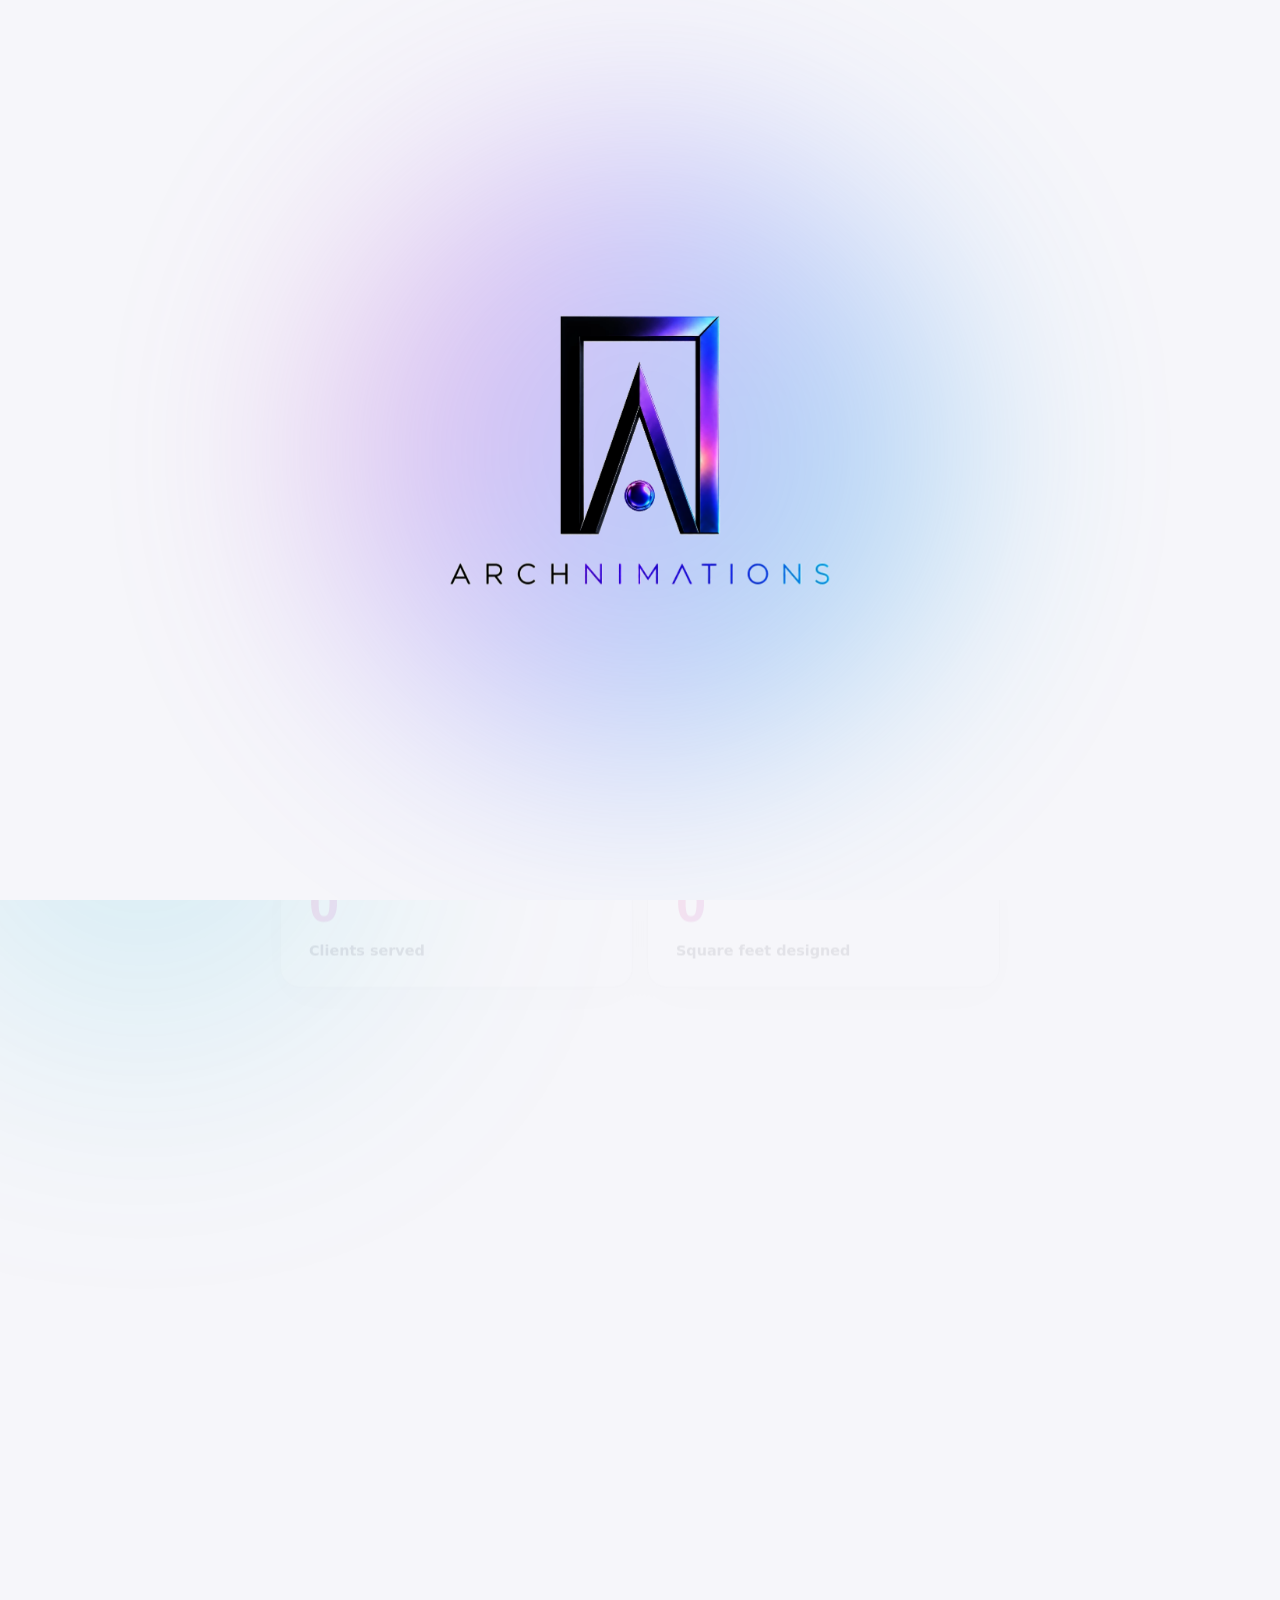
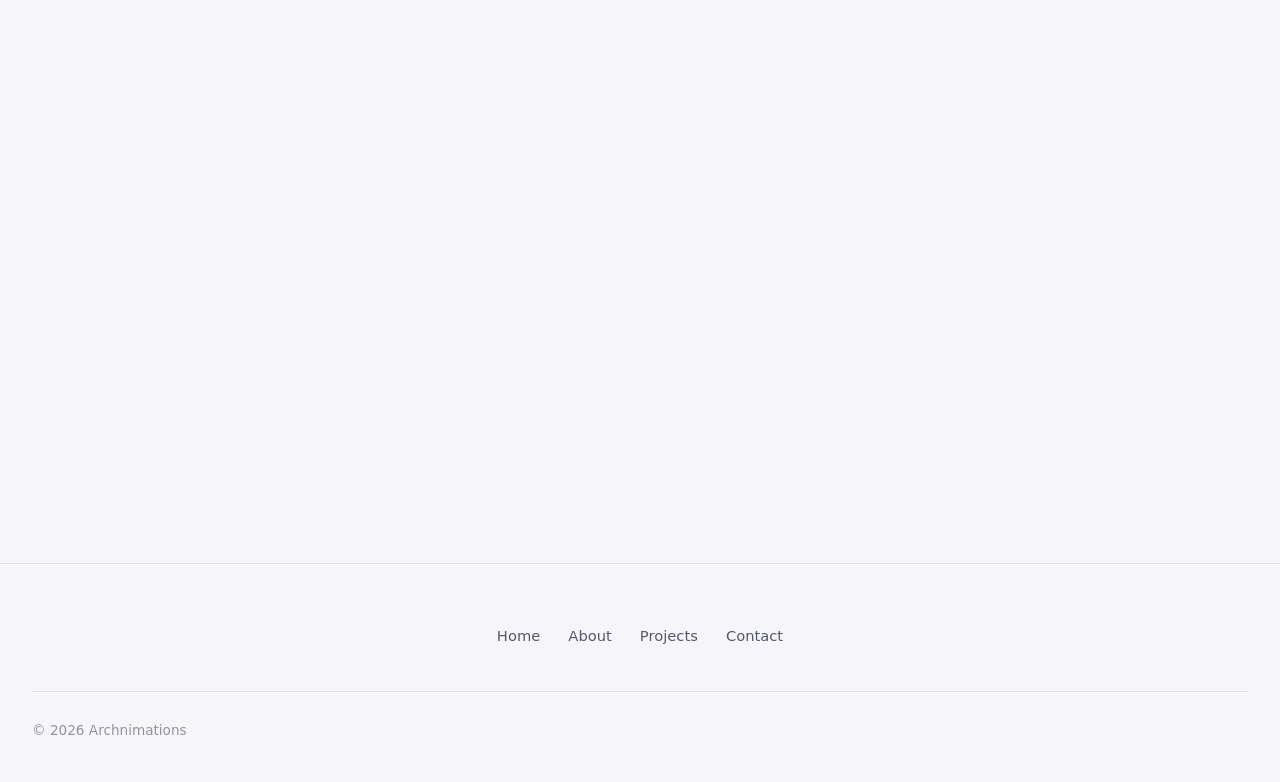
<file: index.html>
<!DOCTYPE html>
<html lang="en">
<head>
<meta charset="UTF-8">
<meta name="viewport" content="width=device-width, initial-scale=1.0">
<meta http-equiv="Content-Security-Policy" content="default-src 'self'; base-uri 'self'; object-src 'none'; script-src 'self'; style-src 'self' https://fonts.googleapis.com; font-src https://fonts.gstatic.com; img-src 'self' https://archnimations.com data:; frame-src https://my.spline.design; connect-src 'self'; form-action 'self' mailto:; frame-ancestors 'self'; upgrade-insecure-requests">
<meta name="referrer" content="strict-origin-when-cross-origin">
<meta name="description" content="Archnimations, architectural visualization, rendering, animation and design communication. Let us render your vision.">
<link rel="canonical" href="https://archnimations.com/">
<title>Archnimations</title>
<meta property="og:title" content="Archnimations">
<meta property="og:description" content="Detailed renderings, animation and design communication. Let us render your vision.">
<meta property="og:image" content="https://archnimations.com/assets/images/work/alpena-night.webp">
<meta property="og:url" content="https://archnimations.com/">
<link rel="preconnect" href="https://fonts.googleapis.com">
<link rel="preconnect" href="https://fonts.gstatic.com" crossorigin>
<link href="https://fonts.googleapis.com/css2?family=Space+Grotesk:wght@400;500;600;700&family=Inter:wght@400;500;600&display=swap" rel="stylesheet">
<link rel="icon" href="/favicon.ico" sizes="any">
<link rel="icon" type="image/png" href="/assets/images/favicon.png">
<link rel="apple-touch-icon" href="/assets/images/apple-touch-icon.png">
<link rel="stylesheet" href="/assets/css/style.css?v=20260609">
<script src="/assets/js/intro-state.js?v=20260609"></script>
</head>
<body class="home-page">

<!-- ── INTRO ENTRANCE ───────────────────────────── -->
<div id="intro" aria-hidden="true">
  <div class="intro__glow"></div>
  <img class="intro__logo" src="/assets/images/logo.webp" alt="Archnimations" width="975" height="693" decoding="async">
</div>

<nav id="nav">
  <a class="brand" href="/"><img src="/assets/images/logo.webp" alt="Archnimations" width="975" height="693" decoding="async"></a>
  <div class="nav-links" id="primary-navigation">
    <a href="/" class="active">Home</a>
    <a href="/about/">About</a>
    <a href="/work/">Projects</a>
    <a href="/contact/">Contact us</a>
  </div>
  <button id="burger" aria-label="Menu" aria-expanded="false" aria-controls="primary-navigation"><span></span><span></span><span></span></button>
</nav>

<!-- ── HERO ─────────────────────────────────────── -->
<header class="hero">
  <div class="hero__spline">
    <iframe src="https://my.spline.design/bancomar-vtM50TF9JVC6d8I8mIvwW248/?v=20260516"
            title="Archnimations interactive 3D scene"
            frameborder="0" loading="eager"
            referrerpolicy="strict-origin-when-cross-origin"
            allow="autoplay; fullscreen; xr-spatial-tracking; gyroscope; accelerometer; clipboard-write"></iframe>
  </div>
  <div class="hero__inner wrap">
    <h1>Architectural <span class="rotator">Visualization</span> Studio</h1>
  </div>
  <div class="hero__scroll" aria-hidden="true"></div>
</header>

<!-- ── METRICS ──────────────────────────────────── -->
<section class="metric-strip" aria-label="Studio impact">
  <div class="wrap">
    <div class="metric-grid reveal">
      <div class="metric-card">
        <span class="metric-card__num"><span class="js-count" data-count="500" data-suffix="+">0</span></span>
        <span class="metric-card__label">Clients served</span>
      </div>
      <div class="metric-card">
        <span class="metric-card__num"><span class="js-count" data-count="550" data-suffix="k+">0</span></span>
        <span class="metric-card__label">Square feet designed</span>
      </div>
    </div>
  </div>
</section>

<!-- ── SERVICES ─────────────────────────────────── -->
<section class="section-pad section-pad--flush">
  <div class="wrap">
    <div class="section-head services-head reveal">
      <div class="services-intro">
        <div class="services-intro__copy">
          <span class="eyebrow">What we do</span>
          <h2>A holistic design approach for architecture, atmosphere and experience.</h2>
          <p>We shape each project as a complete visual story, translating spatial ideas into refined imagery, motion and design communication that capture mood, materiality, scale and intent.</p>
        </div>
        <div class="micro-projects" aria-hidden="true">
          <div class="micro-track">
          <span class="micro-card"><img src="/assets/images/work/humeniks-building/before-after.webp" alt="" decoding="async" loading="lazy"></span>
          <span class="micro-card"><img src="/assets/images/work/humeniks-building/kitchen-design.webp" alt="" decoding="async" loading="lazy"></span>
          <span class="micro-card"><img src="/assets/images/work/silver-creek-townhomes/exterior.webp" alt="" decoding="async" loading="lazy"></span>
          <span class="micro-card"><img src="/assets/images/work/silver-creek-townhomes/living-area.webp" alt="" decoding="async" loading="lazy"></span>
          <span class="micro-card"><img src="/assets/images/work/palma-resort/living-suite.webp" alt="" decoding="async" loading="lazy"></span>
          <span class="micro-card"><img src="/assets/images/work/palma-resort/spa-lounge.webp" alt="" decoding="async" loading="lazy"></span>
          <span class="micro-card"><img src="/assets/images/work/arboleda-tower/vision-01.webp" alt="" decoding="async" loading="lazy"></span>
          <span class="micro-card"><img src="/assets/images/work/arboleda-tower/vision-04.webp" alt="" decoding="async" loading="lazy"></span>
          <span class="micro-card"><img src="/assets/images/work/alpena-exterior.webp" alt="" decoding="async" loading="lazy"></span>
          <span class="micro-card"><img src="/assets/images/work/alpena-lobby.webp" alt="" decoding="async" loading="lazy"></span>
          <span class="micro-card"><img src="/assets/images/work/sansurs-interior.webp" alt="" decoding="async" loading="lazy"></span>
          <span class="micro-card"><img src="/assets/images/work/sansurs-bedroom-master.webp" alt="" decoding="async" loading="lazy"></span>
          <span class="micro-card"><img src="/assets/images/work/palma-resort/bed-suite.webp" alt="" decoding="async" loading="lazy"></span>
          <span class="micro-card"><img src="/assets/images/work/silver-creek-townhomes/bedroom.webp" alt="" decoding="async" loading="lazy"></span>
          <span class="micro-card micro-card--dupe"><img src="/assets/images/work/humeniks-building/before-after.webp" alt="" decoding="async" loading="lazy"></span>
          <span class="micro-card micro-card--dupe"><img src="/assets/images/work/humeniks-building/kitchen-design.webp" alt="" decoding="async" loading="lazy"></span>
          <span class="micro-card micro-card--dupe"><img src="/assets/images/work/silver-creek-townhomes/exterior.webp" alt="" decoding="async" loading="lazy"></span>
          <span class="micro-card micro-card--dupe"><img src="/assets/images/work/silver-creek-townhomes/living-area.webp" alt="" decoding="async" loading="lazy"></span>
          <span class="micro-card micro-card--dupe"><img src="/assets/images/work/palma-resort/living-suite.webp" alt="" decoding="async" loading="lazy"></span>
          <span class="micro-card micro-card--dupe"><img src="/assets/images/work/palma-resort/spa-lounge.webp" alt="" decoding="async" loading="lazy"></span>
          <span class="micro-card micro-card--dupe"><img src="/assets/images/work/arboleda-tower/vision-01.webp" alt="" decoding="async" loading="lazy"></span>
          <span class="micro-card micro-card--dupe"><img src="/assets/images/work/arboleda-tower/vision-04.webp" alt="" decoding="async" loading="lazy"></span>
          <span class="micro-card micro-card--dupe"><img src="/assets/images/work/alpena-exterior.webp" alt="" decoding="async" loading="lazy"></span>
          <span class="micro-card micro-card--dupe"><img src="/assets/images/work/alpena-lobby.webp" alt="" decoding="async" loading="lazy"></span>
          <span class="micro-card micro-card--dupe"><img src="/assets/images/work/sansurs-interior.webp" alt="" decoding="async" loading="lazy"></span>
          <span class="micro-card micro-card--dupe"><img src="/assets/images/work/sansurs-bedroom-master.webp" alt="" decoding="async" loading="lazy"></span>
          <span class="micro-card micro-card--dupe"><img src="/assets/images/work/palma-resort/bed-suite.webp" alt="" decoding="async" loading="lazy"></span>
          <span class="micro-card micro-card--dupe"><img src="/assets/images/work/silver-creek-townhomes/bedroom.webp" alt="" decoding="async" loading="lazy"></span>
          </div>
        </div>
      </div>
    </div>
    <div class="orbit-services reveal">
      <ol class="orbit-track" role="tablist" aria-label="Studio services">
        <li class="orbit-node is-active">
          <button type="button" role="tab" aria-selected="true" aria-controls="orbit-panel-01">
            <span class="orbit-node__num">01</span>
          </button>
        </li>
        <li class="orbit-node">
          <button type="button" role="tab" aria-selected="false" aria-controls="orbit-panel-02">
            <span class="orbit-node__num">02</span>
          </button>
        </li>
        <li class="orbit-node">
          <button type="button" role="tab" aria-selected="false" aria-controls="orbit-panel-03">
            <span class="orbit-node__num">03</span>
          </button>
        </li>
        <li class="orbit-node">
          <button type="button" role="tab" aria-selected="false" aria-controls="orbit-panel-04">
            <span class="orbit-node__num">04</span>
          </button>
        </li>
        <li class="orbit-node">
          <button type="button" role="tab" aria-selected="false" aria-controls="orbit-panel-05">
            <span class="orbit-node__num">05</span>
          </button>
        </li>
      </ol>
      <div class="orbit-stage" aria-live="polite">
        <article class="orbit-panel is-active" id="orbit-panel-01" role="tabpanel">
          <h3>Rendering &amp; Animation</h3>
          <p>Realistic still visualizations and architectural animation that communicate design intent to clients and stakeholders.</p>
        </article>
        <article class="orbit-panel" id="orbit-panel-02" role="tabpanel">
          <h3>3D Models</h3>
          <p>Accurate, presentation ready 3D models built from your plans, sketches or existing CAD files.</p>
        </article>
        <article class="orbit-panel" id="orbit-panel-03" role="tabpanel">
          <h3>Virtual Tours &amp; 360° Panoramas</h3>
          <p>Immersive architectural virtual tours and 360° 3D panoramas that let clients walk the space before it's built.</p>
        </article>
        <article class="orbit-panel" id="orbit-panel-04" role="tabpanel">
          <h3>Interior &amp; Exterior Visualization</h3>
          <p>Interior and exterior visualization across residential, commercial and mixed use typologies.</p>
        </article>
        <article class="orbit-panel" id="orbit-panel-05" role="tabpanel">
          <h3>Design Communication</h3>
          <p>Clear visual packages that organize concept, atmosphere and project intent for confident presentations.</p>
        </article>
      </div>
      <p class="orbit-prompt">
        Have something else in mind?
        <a href="/contact/" class="text-link">Tell us about your project ↗</a>
      </p>
    </div>
  </div>
</section>

<footer>
  <div class="wrap">
    <div class="foot-top">
      <nav class="foot-nav">
        <a href="/">Home</a>
        <a href="/about/">About</a>
        <a href="/work/">Projects</a>
        <a href="/contact/">Contact</a>
      </nav>
    </div>
    <div class="foot-bottom">
      <span>&copy; <span class="js-year"></span> Archnimations</span>
    </div>
  </div>
</footer>

<script src="/assets/js/main.js?v=20260609"></script>
</body>
</html>
</file>
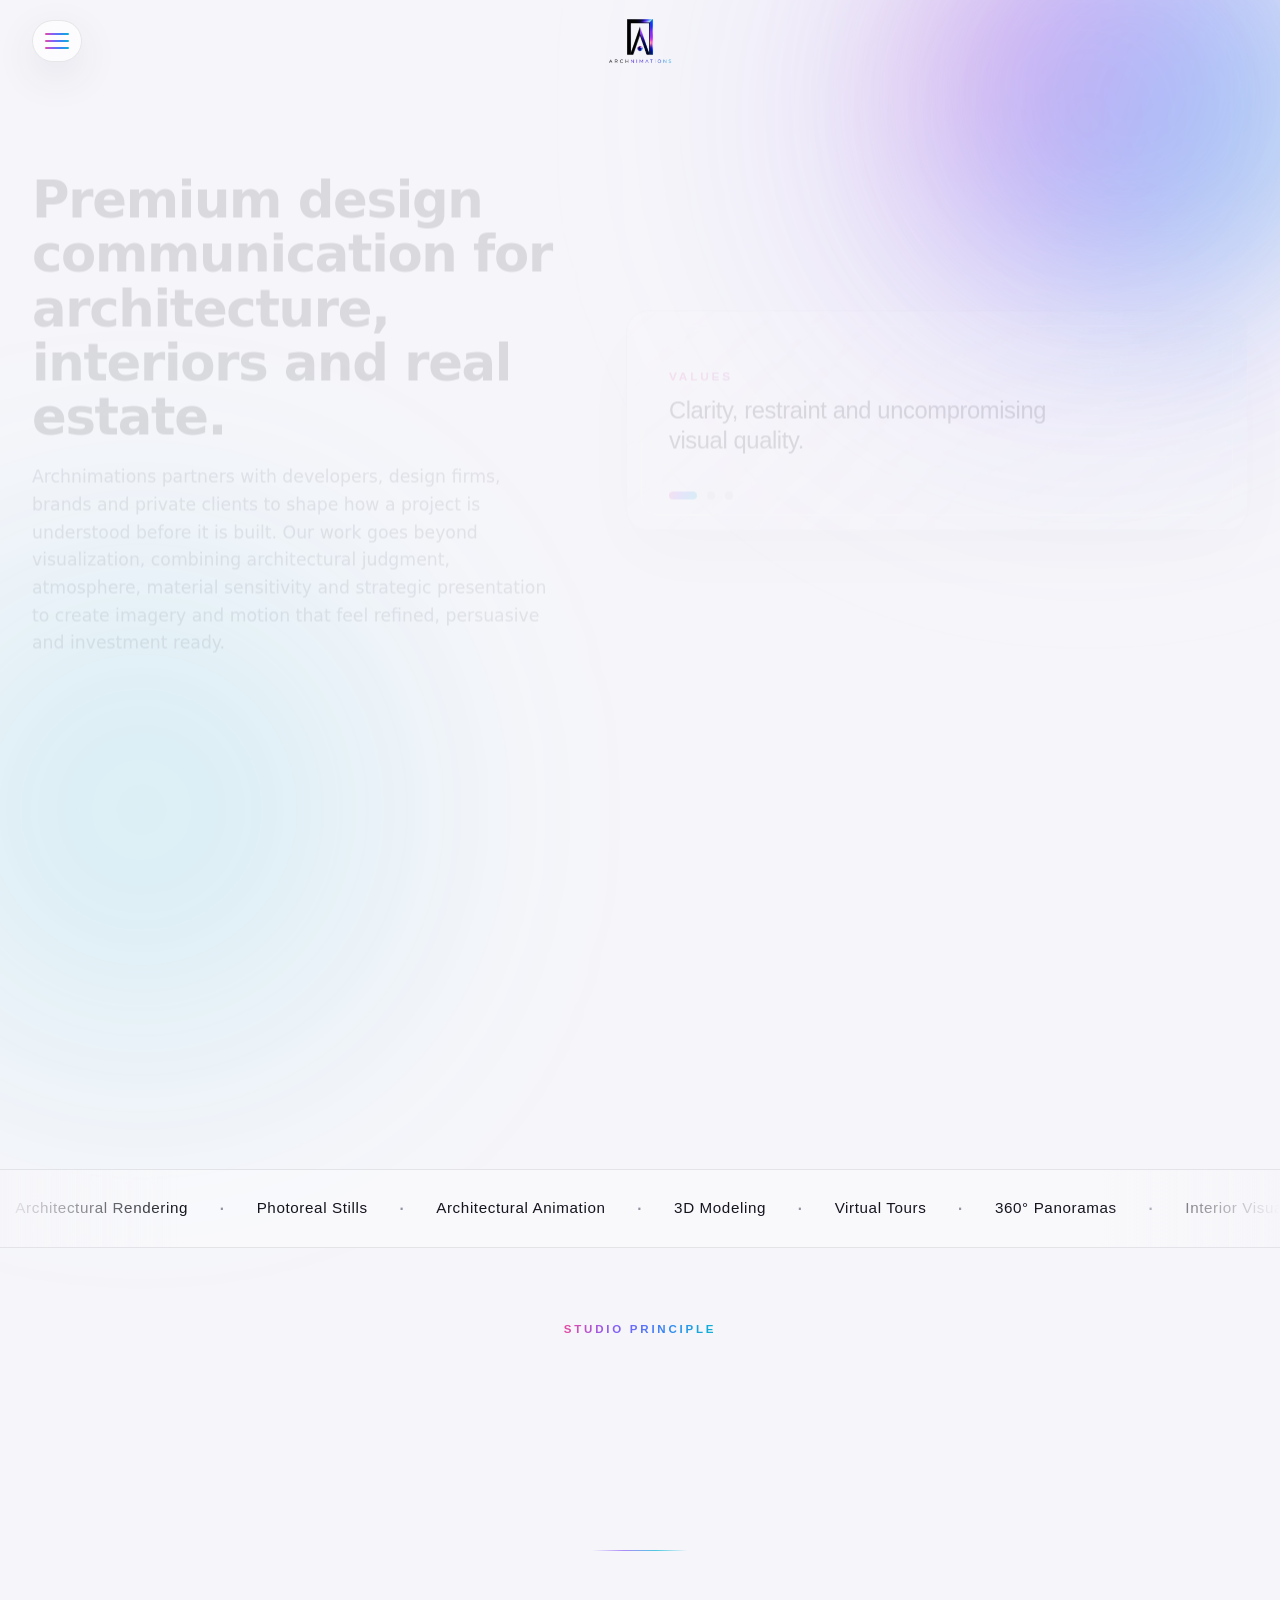
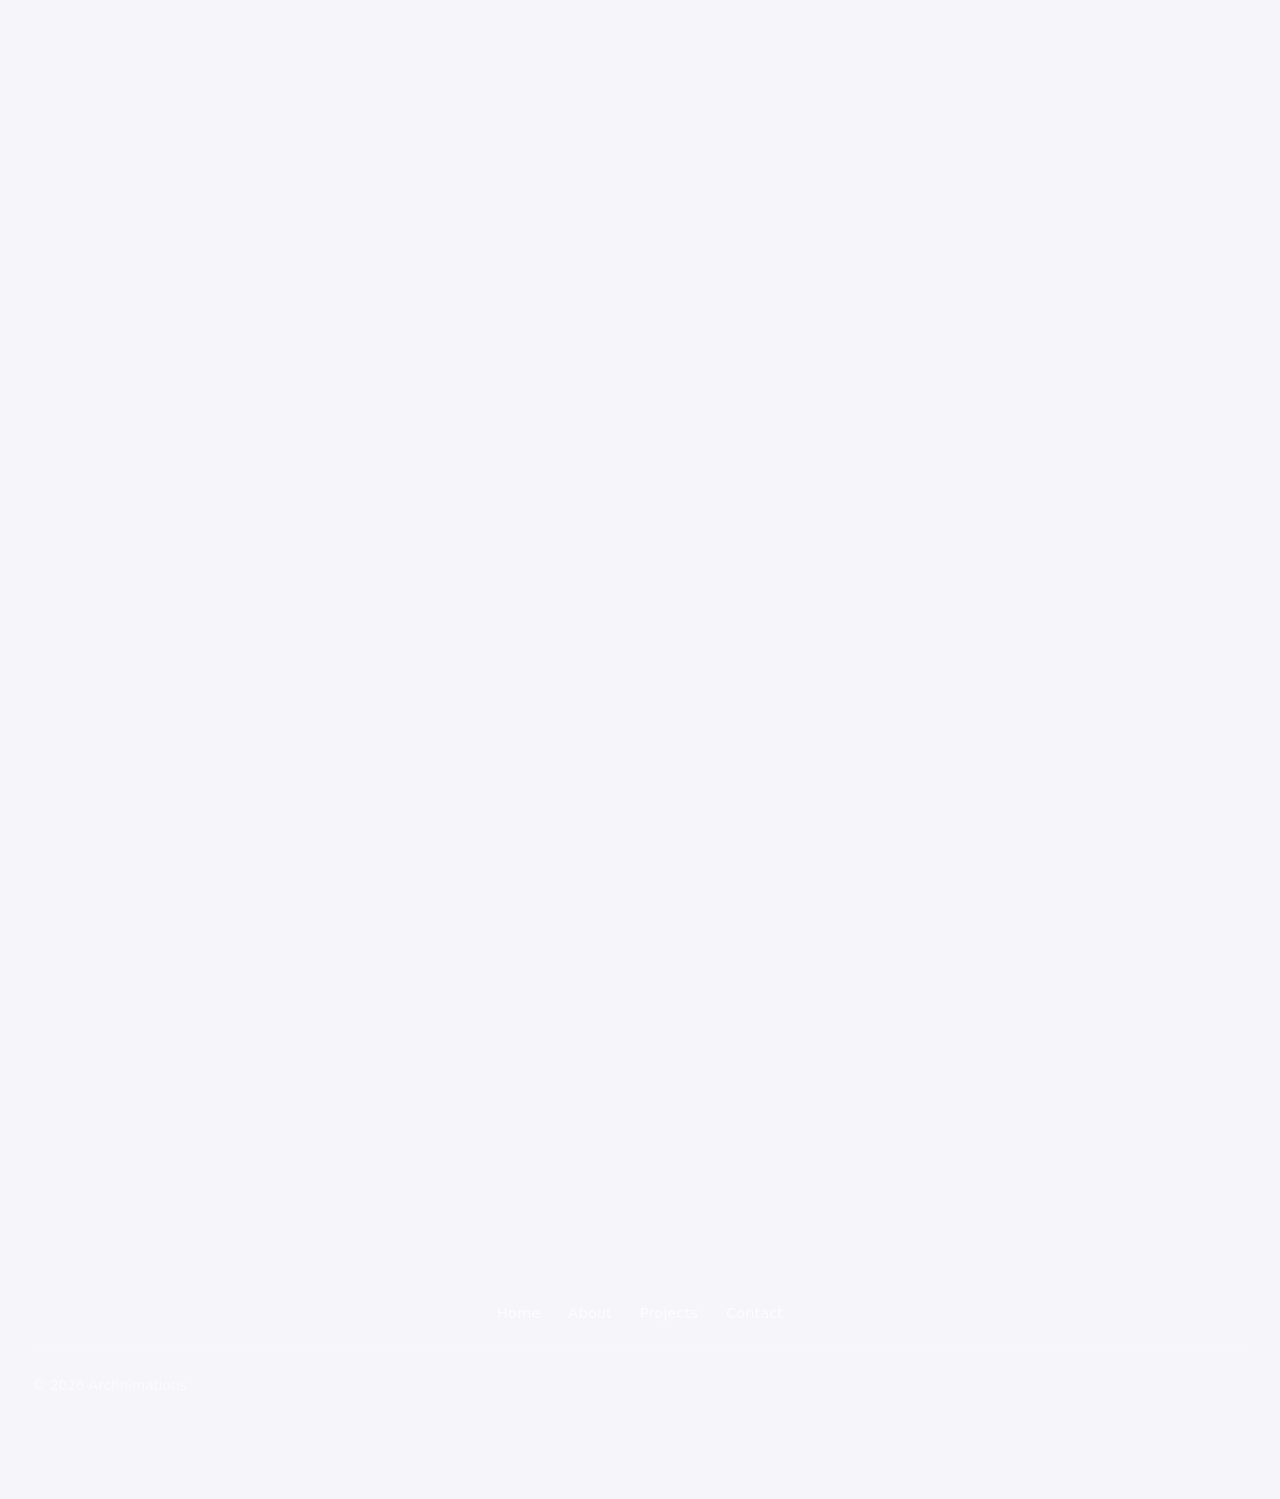
<file: about/index.html>
<!DOCTYPE html>
<html lang="en">
<head>
<meta charset="UTF-8">
<meta name="viewport" content="width=device-width, initial-scale=1.0">
<meta http-equiv="Content-Security-Policy" content="default-src 'self'; base-uri 'self'; object-src 'none'; script-src 'self'; style-src 'self' https://fonts.googleapis.com; font-src https://fonts.gstatic.com; img-src 'self' https://archnimations.com data:; frame-src https://my.spline.design; connect-src 'self'; form-action 'self' mailto:; frame-ancestors 'self'; upgrade-insecure-requests">
<meta name="referrer" content="strict-origin-when-cross-origin">
<meta name="description" content="Archnimations is a premium architectural visualization and design communication studio for developers, design firms, brands and private clients.">
<link rel="canonical" href="https://archnimations.com/about/">
<title>Archnimations</title>
<meta property="og:title" content="Archnimations">
<meta property="og:description" content="Premium architectural visualization, spatial storytelling and design communication for ambitious projects.">
<meta property="og:image" content="https://archnimations.com/assets/images/work/sansurs-interior.webp">
<link rel="preconnect" href="https://fonts.googleapis.com">
<link rel="preconnect" href="https://fonts.gstatic.com" crossorigin>
<link href="https://fonts.googleapis.com/css2?family=Space+Grotesk:wght@400;500;600;700&family=Inter:wght@400;500;600&display=swap" rel="stylesheet">
<link rel="icon" href="/favicon.ico" sizes="any">
<link rel="icon" type="image/png" href="/assets/images/favicon.png">
<link rel="apple-touch-icon" href="/assets/images/apple-touch-icon.png">
<link rel="stylesheet" href="/assets/css/style.css?v=20260609">
</head>
<body class="about-page">

<nav id="nav">
  <a class="brand" href="/"><img src="/assets/images/logo.webp" alt="Archnimations" width="975" height="693" decoding="async"></a>
  <div class="nav-links" id="primary-navigation">
    <a href="/">Home</a>
    <a href="/about/" class="active">About</a>
    <a href="/work/">Projects</a>
    <a href="/contact/">Contact us</a>
  </div>
  <button id="burger" aria-label="Menu" aria-expanded="false" aria-controls="primary-navigation"><span></span><span></span><span></span></button>
</nav>

<section class="section-pad page-head page-head--about">
  <div class="orb orb--glow"></div>
  <div class="wrap">
    <div class="about-hero reveal">
      <div class="section-head about-hero__copy">
        <h2>Premium design communication for architecture, interiors and real estate.</h2>
        <p>Archnimations partners with developers, design firms, brands and private clients to shape how a project is understood before it is built. Our work goes beyond visualization, combining architectural judgment, atmosphere, material sensitivity and strategic presentation to create imagery and motion that feel refined, persuasive and investment ready.</p>
      </div>
      <div class="values-rotator" aria-label="Studio values, mission and vision">
        <div class="values-rotator__stage" aria-live="polite">
          <div class="values-rotator__item is-active">
            <span class="values-rotator__label">Values</span>
            <p>Clarity, restraint and uncompromising visual quality.</p>
          </div>
          <div class="values-rotator__item">
            <span class="values-rotator__label">Mission</span>
            <p>Turn complex spatial ideas into confident decisions.</p>
          </div>
          <div class="values-rotator__item">
            <span class="values-rotator__label">Vision</span>
            <p>Shape architectural stories that feel precise, desirable and enduring.</p>
          </div>
        </div>
        <div class="values-rotator__dots" role="tablist">
          <button type="button" class="values-rotator__dot is-active" role="tab" aria-selected="true" aria-label="Show Values"></button>
          <button type="button" class="values-rotator__dot" role="tab" aria-selected="false" aria-label="Show Mission"></button>
          <button type="button" class="values-rotator__dot" role="tab" aria-selected="false" aria-label="Show Vision"></button>
        </div>
      </div>
    </div>

    <div class="split reveal">
      <div class="split__media">
        <img src="/assets/images/work/sansurs-interior.webp" alt="Interior visualization, Sansurs Residence" decoding="async" loading="lazy">
      </div>
      <div class="split__body">
        <span class="eyebrow">Our approach</span>
        <h2>Tailored to your vision, no shortcuts.</h2>
        <p>At Archnimations, our design solutions are specifically tailored to your needs. We go the extra mile to understand your vision, and we don't take shortcuts with creativity or quality.</p>
        <p>We're cost effective and time efficient, and our transparency precedes us. It's why our clients value working with us, and why we rise above the competition.</p>
        <p class="studio-statement">We are in this business to do great work.</p>
      </div>
    </div>
  </div>
</section>

<!-- ── CAPABILITIES MARQUEE (dynamic strip) ────── -->
<section class="capabilities" aria-label="Studio capabilities">
  <div class="capabilities__track" aria-hidden="true">
    <ul class="capabilities__list">
      <li>Architectural Rendering</li><li class="capabilities__dot">·</li>
      <li>Photoreal Stills</li><li class="capabilities__dot">·</li>
      <li>Architectural Animation</li><li class="capabilities__dot">·</li>
      <li>3D Modeling</li><li class="capabilities__dot">·</li>
      <li>Virtual Tours</li><li class="capabilities__dot">·</li>
      <li>360° Panoramas</li><li class="capabilities__dot">·</li>
      <li>Interior Visualization</li><li class="capabilities__dot">·</li>
      <li>Exterior Visualization</li><li class="capabilities__dot">·</li>
      <li>Hospitality Concept</li><li class="capabilities__dot">·</li>
      <li>Multifamily Residence</li><li class="capabilities__dot">·</li>
      <li>Mixed Use Development</li><li class="capabilities__dot">·</li>
      <li>Design Storytelling</li><li class="capabilities__dot">·</li>
    </ul>
    <ul class="capabilities__list" aria-hidden="true">
      <li>Architectural Rendering</li><li class="capabilities__dot">·</li>
      <li>Photoreal Stills</li><li class="capabilities__dot">·</li>
      <li>Architectural Animation</li><li class="capabilities__dot">·</li>
      <li>3D Modeling</li><li class="capabilities__dot">·</li>
      <li>Virtual Tours</li><li class="capabilities__dot">·</li>
      <li>360° Panoramas</li><li class="capabilities__dot">·</li>
      <li>Interior Visualization</li><li class="capabilities__dot">·</li>
      <li>Exterior Visualization</li><li class="capabilities__dot">·</li>
      <li>Hospitality Concept</li><li class="capabilities__dot">·</li>
      <li>Multifamily Residence</li><li class="capabilities__dot">·</li>
      <li>Mixed Use Development</li><li class="capabilities__dot">·</li>
      <li>Design Storytelling</li><li class="capabilities__dot">·</li>
    </ul>
  </div>
</section>

<!-- ── STUDIO PRINCIPLE (signature moment) ─────── -->
<section class="principle" aria-label="Studio principle">
  <div class="wrap">
    <span class="principle__eyebrow eyebrow">Studio principle</span>
    <p class="principle__line reveal">We make the <span class="iris-text">picture</span> that earns the <span class="iris-text">building</span>.</p>
    <span class="principle__rule" aria-hidden="true"></span>
  </div>
</section>

<section class="section-pad section-pad--flush">
  <div class="wrap">
    <div class="section-head reveal">
      <span class="eyebrow">Services</span>
      <h2>What we deliver.</h2>
    </div>
    <div class="split">
      <div class="split__body reveal">
        <ul class="ticks ticks--rich">
          <li>
            <span class="ticks__num">01</span>
            <div>
              <b>Architectural rendering &amp; animation</b>
              <span>Realistic stills and motion that sell the design.</span>
            </div>
          </li>
          <li>
            <span class="ticks__num">02</span>
            <div>
              <b>3D models</b>
              <span>Presentation ready models built from your plans and sketches.</span>
            </div>
          </li>
          <li>
            <span class="ticks__num">03</span>
            <div>
              <b>Virtual tours &amp; 360° panoramas</b>
              <span>Immersive walkthroughs before construction starts.</span>
            </div>
          </li>
          <li>
            <span class="ticks__num">04</span>
            <div>
              <b>Interior &amp; exterior visualization</b>
              <span>Residential, commercial and mixed use projects, inside and out.</span>
            </div>
          </li>
          <li>
            <span class="ticks__num">05</span>
            <div>
              <b>Design storytelling</b>
              <span>Visual narratives that connect concept, materiality and experience.</span>
            </div>
          </li>
        </ul>
      </div>
      <div class="split__media split__media--zoom reveal">
        <img src="/assets/images/work/alpena-exterior.webp" alt="Exterior render, Sunset Aurora mixed use development" decoding="async" loading="lazy">
      </div>
    </div>
  </div>
</section>

<!-- ── PANORAMIC PARALLAX (footer overlays this) ── -->
<section class="pano reveal" aria-label="Studio in motion">
  <div class="pano__frame" data-pano>
    <img src="/assets/images/work/confidential-lounge/panorama.webp" alt="Confidential hospitality lounge interior" decoding="async" loading="lazy">
  </div>
  <span class="pano__caption">Confidential Hospitality Lounge</span>
</section>

<footer class="footer--over-pano">
  <div class="wrap">
    <div class="foot-top">
      <nav class="foot-nav">
        <a href="/">Home</a>
        <a href="/about/">About</a>
        <a href="/work/">Projects</a>
        <a href="/contact/">Contact</a>
      </nav>
    </div>
    <div class="foot-bottom">
      <span>&copy; <span class="js-year"></span> Archnimations</span>
    </div>
  </div>
</footer>

<script src="/assets/js/main.js?v=20260609"></script>
</body>
</html>
</file>
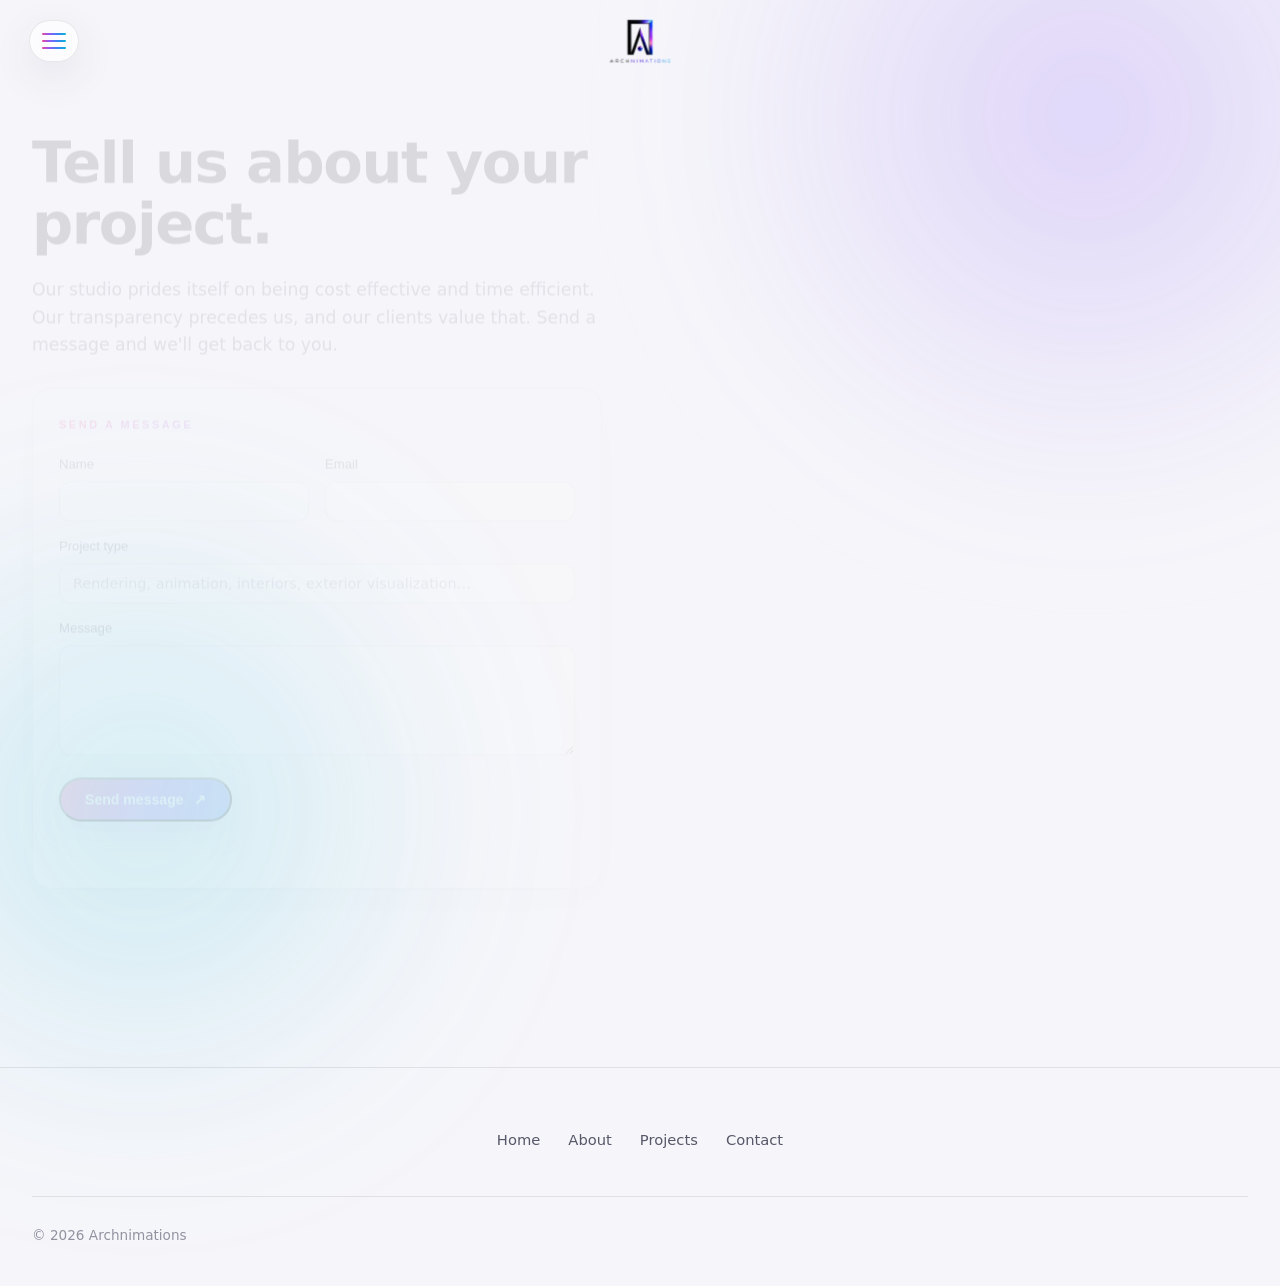
<file: contact/index.html>
<!DOCTYPE html>
<html lang="en">
<head>
<meta charset="UTF-8">
<meta name="viewport" content="width=device-width, initial-scale=1.0">
<meta http-equiv="Content-Security-Policy" content="default-src 'self'; base-uri 'self'; object-src 'none'; script-src 'self'; style-src 'self' https://fonts.googleapis.com; font-src https://fonts.gstatic.com; img-src 'self' https://archnimations.com data:; frame-src https://my.spline.design; connect-src 'self' https://formspree.io; form-action 'self' https://formspree.io; frame-ancestors 'self'; upgrade-insecure-requests">
<meta name="referrer" content="strict-origin-when-cross-origin">
<meta name="description" content="Contact Archnimations, an architectural visualization and design communication studio in New York. Email info@archnimations.com.">
<link rel="canonical" href="https://archnimations.com/contact/">
<title>Archnimations</title>
<meta property="og:title" content="Archnimations">
<meta property="og:description" content="Get in touch with Archnimations in New York.">
<link rel="preconnect" href="https://fonts.googleapis.com">
<link rel="preconnect" href="https://fonts.gstatic.com" crossorigin>
<link href="https://fonts.googleapis.com/css2?family=Space+Grotesk:wght@400;500;600;700&family=Inter:wght@400;500;600&display=swap" rel="stylesheet">
<link rel="icon" href="/favicon.ico" sizes="any">
<link rel="icon" type="image/png" href="/assets/images/favicon.png">
<link rel="apple-touch-icon" href="/assets/images/apple-touch-icon.png">
<link rel="stylesheet" href="/assets/css/style.css?v=20260609">
</head>
<body>

<nav id="nav">
  <a class="brand" href="/"><img src="/assets/images/logo.webp" alt="Archnimations" width="975" height="693" decoding="async"></a>
  <div class="nav-links" id="primary-navigation">
    <a href="/">Home</a>
    <a href="/about/">About</a>
    <a href="/work/">Projects</a>
    <a href="/contact/">Contact us</a>
  </div>
  <button id="burger" aria-label="Menu" aria-expanded="false" aria-controls="primary-navigation"><span></span><span></span><span></span></button>
</nav>

<section class="section-pad page-head page-head--tall page-head--contact">
  <div class="wrap">
    <div class="contact-hero">
      <div class="contact-hero__copy reveal">
        <h2>Tell us about your project.</h2>
        <p>Our studio prides itself on being cost effective and time efficient. Our transparency precedes us, and our clients value that. Send a message and we'll get back to you.</p>
        <div class="contact-card message-card">
          <span class="eyebrow">Send a message</span>
          <form class="contact-form" data-contact-form action="https://formspree.io/f/xqejzbvy" method="POST" novalidate>
            <input type="hidden" name="_subject" value="New project inquiry from Archnimations">
            <div class="form-row">
              <div class="field">
                <label for="name">Name</label>
                <input type="text" id="name" name="name" autocomplete="name" required>
              </div>
              <div class="field">
                <label for="email">Email</label>
                <input type="email" id="email" name="email" autocomplete="email" required>
              </div>
            </div>
            <div class="field">
              <label for="project_type">Project type</label>
              <input type="text" id="project_type" name="project_type" placeholder="Rendering, animation, interiors, exterior visualization…">
            </div>
            <div class="field">
              <label for="message">Message</label>
              <textarea id="message" name="message" required></textarea>
            </div>
            <button type="submit" class="btn btn--solid">Send message <span class="arr">↗</span></button>
            <p class="form-status" data-form-status role="status" aria-live="polite"></p>
          </form>
        </div>
      </div>
      <div class="contact-hero__right reveal">
        <figure class="contact-portrait" aria-label="Portrait of Marberd Bernard">
          <img src="/assets/images/marberd-portrait.webp" alt="Marberd Bernard, founder of Archnimations" width="700" height="1080" decoding="async" loading="eager">
        </figure>
        <div class="contact-hero__sig">
          <a class="contact-hero__name" href="mailto:info@archnimations.com">Marberd Bernard</a>
          <span class="contact-hero__role">Founder &amp; lead, architectural design &amp; visualization</span>
        </div>
      </div>
    </div>

    <div class="contact-foot reveal">
      <div class="contact-foot__socials socials" aria-label="Reach Archnimations">
        <a href="mailto:info@archnimations.com" aria-label="Email info@archnimations.com">
          <svg viewBox="0 0 24 24" fill="none" stroke="currentColor" stroke-width="1.8" stroke-linecap="round" stroke-linejoin="round"><rect x="3" y="5" width="18" height="14" rx="2"/><path d="M3 7l9 6 9-6"/></svg>
        </a>
        <a href="https://facebook.com/ArchNimations/" target="_blank" rel="noopener noreferrer" aria-label="Facebook">
          <svg viewBox="0 0 24 24" fill="currentColor"><path d="M13.5 21v-8h2.7l.4-3.1h-3.1V7.9c0-.9.3-1.5 1.6-1.5h1.7V3.6c-.3 0-1.3-.1-2.5-.1-2.5 0-4.2 1.5-4.2 4.3v2.1H7.5V13h2.6v8h3.4z"/></svg>
        </a>
        <a href="https://youtube.com/channel/UCgSmwZ1YmMMl2yTpC8dmSWw" target="_blank" rel="noopener noreferrer" aria-label="YouTube">
          <svg viewBox="0 0 24 24" fill="currentColor"><path d="M21.6 7.2c-.2-.9-.9-1.6-1.8-1.8C18.2 5 12 5 12 5s-6.2 0-7.8.4c-.9.2-1.6.9-1.8 1.8C2 8.8 2 12 2 12s0 3.2.4 4.8c.2.9.9 1.6 1.8 1.8C5.8 19 12 19 12 19s6.2 0 7.8-.4c.9-.2 1.6-.9 1.8-1.8.4-1.6.4-4.8.4-4.8s0-3.2-.4-4.8zM10 15V9l5 3-5 3z"/></svg>
        </a>
        <a href="https://instagram.com/archnimations/" target="_blank" rel="noopener noreferrer" aria-label="Instagram">
          <svg viewBox="0 0 24 24" fill="currentColor"><path d="M12 2.2c3.2 0 3.6 0 4.9.1 1.2.1 1.8.3 2.2.4.6.2 1 .5 1.4.9.4.4.7.8.9 1.4.2.4.4 1 .4 2.2.1 1.3.1 1.7.1 4.9s0 3.6-.1 4.9c-.1 1.2-.3 1.8-.4 2.2-.2.6-.5 1-.9 1.4-.4.4-.8.7-1.4.9-.4.2-1 .4-2.2.4-1.3.1-1.7.1-4.9.1s-3.6 0-4.9-.1c-1.2-.1-1.8-.3-2.2-.4-.6-.2-1-.5-1.4-.9-.4-.4-.7-.8-.9-1.4-.2-.4-.4-1-.4-2.2C2.2 15.6 2.2 15.2 2.2 12s0-3.6.1-4.9c.1-1.2.3-1.8.4-2.2.2-.6.5-1 .9-1.4.4-.4.8-.7 1.4-.9.4-.2 1-.4 2.2-.4C8.4 2.2 8.8 2.2 12 2.2zm0 1.8c-3.1 0-3.5 0-4.7.1-1.1.1-1.7.2-2.1.4-.5.2-.9.4-1.3.8-.4.4-.6.8-.8 1.3-.2.4-.3 1-.4 2.1-.1 1.2-.1 1.6-.1 4.7s0 3.5.1 4.7c.1 1.1.2 1.7.4 2.1.2.5.4.9.8 1.3.4.4.8.6 1.3.8.4.2 1 .3 2.1.4 1.2.1 1.6.1 4.7.1s3.5 0 4.7-.1c1.1-.1 1.7-.2 2.1-.4.5-.2.9-.4 1.3-.8.4-.4.6-.8.8-1.3.2-.4.3-1 .4-2.1.1-1.2.1-1.6.1-4.7s0-3.5-.1-4.7c-.1-1.1-.2-1.7-.4-2.1-.2-.5-.4-.9-.8-1.3-.4-.4-.8-.6-1.3-.8-.4-.2-1-.3-2.1-.4-1.2-.1-1.6-.1-4.7-.1zm0 3.1a4.9 4.9 0 110 9.8 4.9 4.9 0 010-9.8zm0 8.1a3.2 3.2 0 100-6.4 3.2 3.2 0 000 6.4zm6.2-8.3a1.1 1.1 0 11-2.3 0 1.1 1.1 0 012.3 0z"/></svg>
        </a>
      </div>
    </div>
  </div>
</section>

<footer>
  <div class="wrap">
    <div class="foot-top">
      <nav class="foot-nav">
        <a href="/">Home</a>
        <a href="/about/">About</a>
        <a href="/work/">Projects</a>
        <a href="/contact/">Contact</a>
      </nav>
    </div>
    <div class="foot-bottom">
      <span>&copy; <span class="js-year"></span> Archnimations</span>
    </div>
  </div>
</footer>

<script src="/assets/js/main.js?v=20260609"></script>
</body>
</html>
</file>
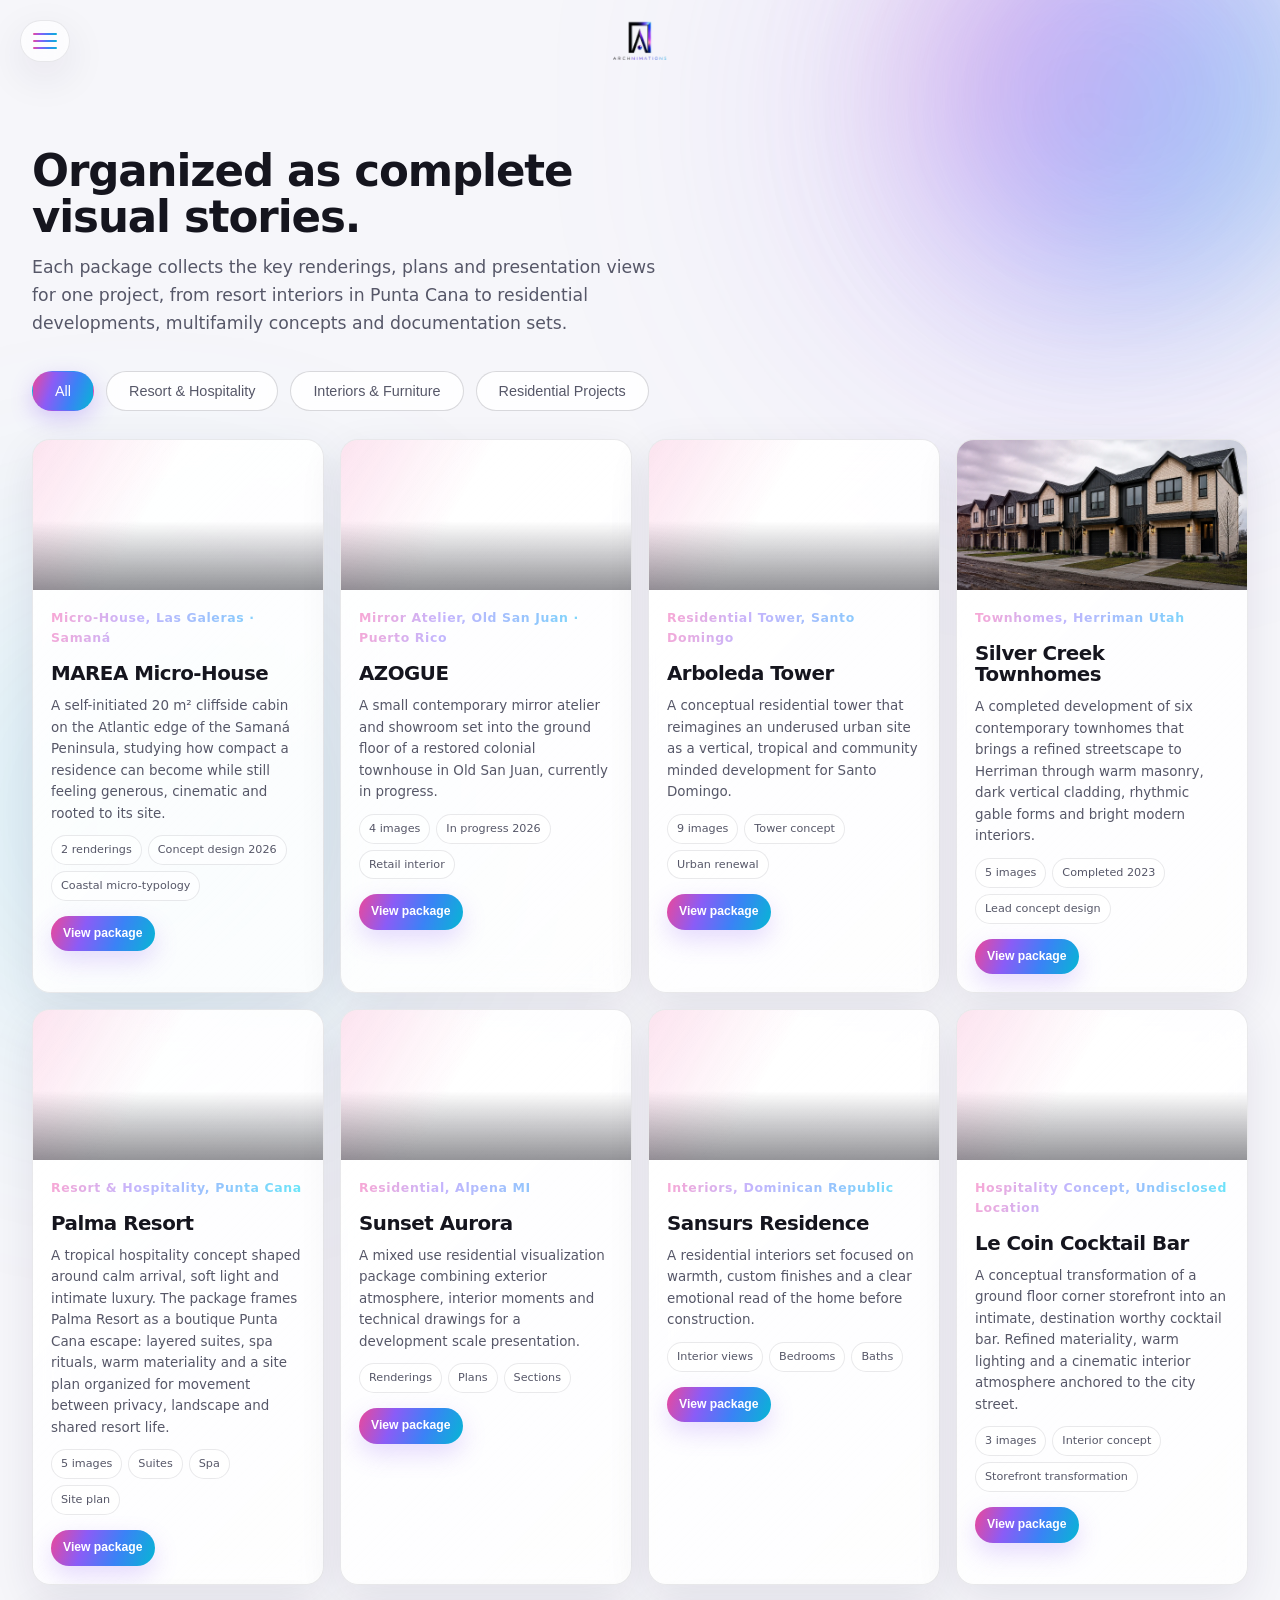
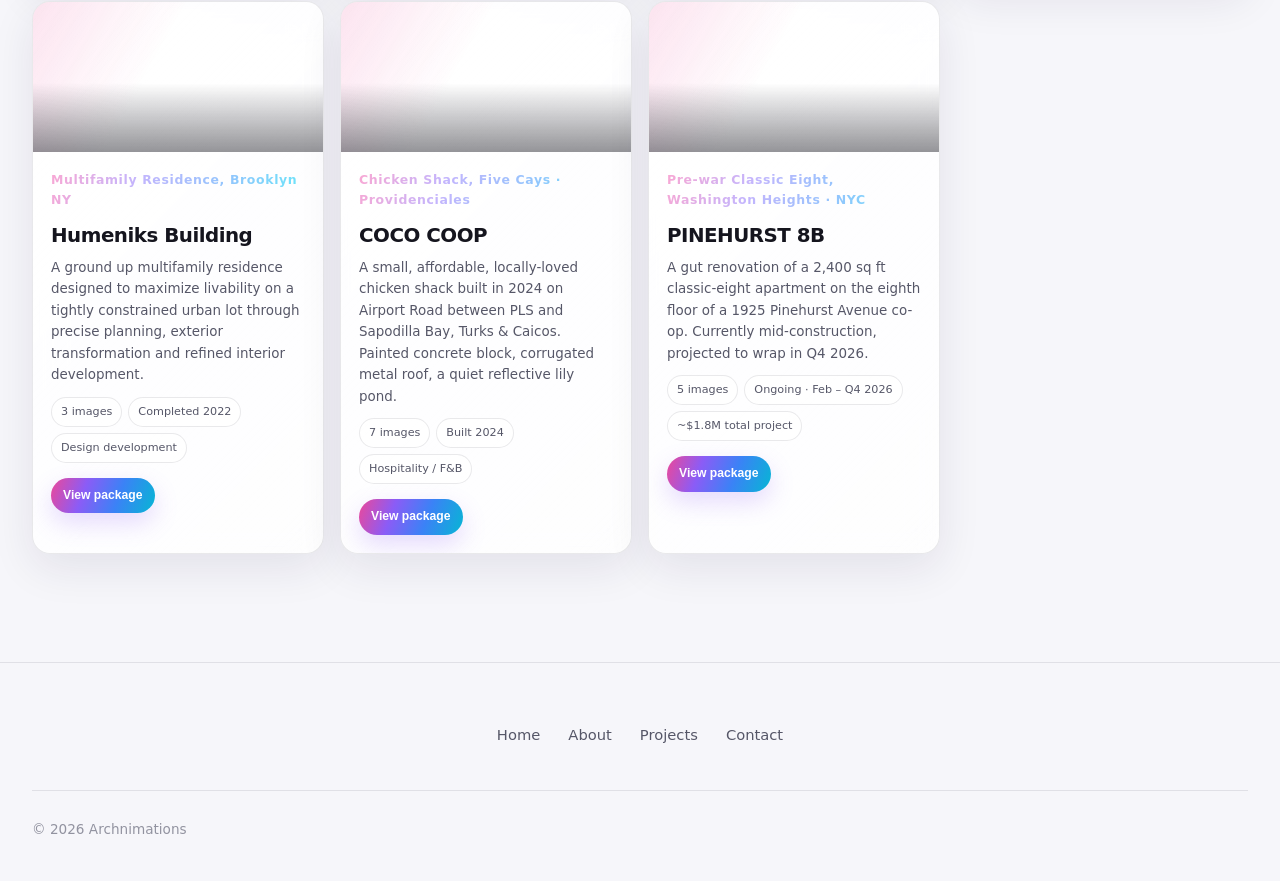
<file: work/index.html>
<!DOCTYPE html>
<html lang="en">
<head>
<meta charset="UTF-8">
<meta name="viewport" content="width=device-width, initial-scale=1.0">
<meta http-equiv="Content-Security-Policy" content="default-src 'self'; base-uri 'self'; object-src 'none'; script-src 'self'; style-src 'self' https://fonts.googleapis.com; font-src https://fonts.gstatic.com; img-src 'self' https://archnimations.com data:; frame-src https://my.spline.design; connect-src 'self'; form-action 'self' mailto:; frame-ancestors 'self'; upgrade-insecure-requests">
<meta name="referrer" content="strict-origin-when-cross-origin">
<meta name="description" content="Projects from Archnimations, architectural renderings, animation and visualization across resort, residential, multifamily and interior work.">
<link rel="canonical" href="https://archnimations.com/work/">
<title>Archnimations</title>
<meta property="og:title" content="Archnimations">
<meta property="og:description" content="Renderings and visualization organized by project, including resort, residential, multifamily and interior work.">
<meta property="og:image" content="https://archnimations.com/assets/images/work/palma-resort/living-suite.webp">
<link rel="preconnect" href="https://fonts.googleapis.com">
<link rel="preconnect" href="https://fonts.gstatic.com" crossorigin>
<link href="https://fonts.googleapis.com/css2?family=Space+Grotesk:wght@400;500;600;700&family=Inter:wght@400;500;600&display=swap" rel="stylesheet">
<link rel="icon" href="/favicon.ico" sizes="any">
<link rel="icon" type="image/png" href="/assets/images/favicon.png">
<link rel="apple-touch-icon" href="/assets/images/apple-touch-icon.png">
<link rel="stylesheet" href="/assets/css/style.css?v=20260609">
</head>
<body>

<nav id="nav">
  <a class="brand" href="/"><img src="/assets/images/logo.webp" alt="Archnimations" width="975" height="693" decoding="async"></a>
  <div class="nav-links" id="primary-navigation">
    <a href="/">Home</a>
    <a href="/about/">About</a>
    <a href="/work/" class="active">Projects</a>
    <a href="/contact/">Contact us</a>
  </div>
  <button id="burger" aria-label="Menu" aria-expanded="false" aria-controls="primary-navigation"><span></span><span></span><span></span></button>
</nav>

<section class="section-pad page-head page-head--work work-page">
  <div class="orb orb--glow"></div>
  <div class="wrap">
    <div class="section-head reveal">
      <h2>Organized as complete visual stories.</h2>
      <p>Each package collects the key renderings, plans and presentation views for one project, from resort interiors in Punta Cana to residential developments, multifamily concepts and documentation sets.</p>
    </div>

    <div class="cat-nav reveal">
      <button class="cat-btn active" data-cat="all">All</button>
      <button class="cat-btn" data-cat="resort">Resort &amp; Hospitality</button>
      <button class="cat-btn" data-cat="interiors">Interiors &amp; Furniture</button>
      <button class="cat-btn" data-cat="residential">Residential Projects</button>
    </div>

    <div class="package-grid reveal">
      <details class="package-card" name="package" data-cat="residential">
        <summary class="package-card__summary">
          <span class="package-card__media">
            <img src="/assets/images/work/marea-micro-house/exterior-dusk.webp" alt="MAREA Micro-House cliffside cabin at dusk in Las Galeras Samana, charcoal cedar and Corten facade facing the Atlantic Ocean" decoding="async" loading="lazy">
          </span>
          <span class="package-card__body">
            <span class="shot__tag">Micro-House, Las Galeras &middot; Saman&aacute;</span>
            <h3>MAREA Micro-House</h3>
            <p>A self-initiated 20&nbsp;m&sup2; cliffside cabin on the Atlantic edge of the Saman&aacute; Peninsula, studying how compact a residence can become while still feeling generous, cinematic and rooted to its site.</p>
            <span class="package-card__meta"><span>2 renderings</span><span>Concept design 2026</span><span>Coastal micro-typology</span></span>
            <span class="package-card__toggle">View package</span>
          </span>
        </summary>
        <div class="package-card__details">
          <p class="package-card__note">MAREA Micro-House is a self-initiated study of how small a residence can be while still feeling generous. Twenty square meters perched on the limestone edge of the Saman&aacute; Peninsula, the cabin reads as a single dark volume: charcoal cedar shiplap, a Corten weathered-steel entry blade, and a single-pitch standing-seam copper roof tilted toward the sea for rainwater collection. A board-formed concrete podium grounds it to the cliff and cantilevers a full meter beyond, so morning coffee happens directly above the surf. Inside, the program is collapsed under a sleeping mezzanine. A custom oak kitchenette runs along the inland wall. A low daybed sofa faces the ocean through a full-height curtain wall. A tiled bath pod tucks beneath the loft, served by an integrated steel ladder. The ceiling rises from 2.8&nbsp;m at the road side to 4.2&nbsp;m at the glass, drawing the eye outward. The exercise was material restraint, five surfaces, one view, one silence.</p>
          <div class="gallery package-gallery">
            <div class="shot" data-cat="residential"><img src="/assets/images/work/marea-micro-house/exterior-dusk.webp" alt="MAREA Micro-House cliffside cabin exterior at golden hour dusk facing the Atlantic Ocean" decoding="async" loading="lazy"><div class="shot__meta"><div class="shot__tag">MAREA Micro-House, Las Galeras</div><div class="shot__name">Cliffside at Dusk</div></div></div>
            <div class="shot" data-cat="residential"><img src="/assets/images/work/marea-micro-house/interior-goldenhour.webp" alt="MAREA Micro-House interior at golden hour, oak floor, ocean view through full-height glazing" decoding="async" loading="lazy"><div class="shot__meta"><div class="shot__tag">MAREA Micro-House, Las Galeras</div><div class="shot__name">Living Room, Golden Hour</div></div></div>
          </div>
        </div>
      </details>

      <details class="package-card" name="package" data-cat="interiors">
        <summary class="package-card__summary">
          <span class="package-card__media">
            <img src="/assets/images/work/azogue-mirror-atelier/facade-goldenhour.webp" alt="AZOGUE mirror atelier facade in Old San Juan Puerto Rico, brass-mullion shopfront set into a restored colonial townhouse" decoding="async" loading="lazy">
          </span>
          <span class="package-card__body">
            <span class="shot__tag">Mirror Atelier, Old San Juan &middot; Puerto Rico</span>
            <h3>AZOGUE</h3>
            <p>A small contemporary mirror atelier and showroom set into the ground floor of a restored colonial townhouse in Old San Juan, currently in progress.</p>
            <span class="package-card__meta"><span>4 images</span><span>In progress 2026</span><span>Retail interior</span></span>
            <span class="package-card__toggle">View package</span>
          </span>
        </summary>
        <div class="package-card__details">
          <p class="package-card__note">AZOGUE &mdash; named for the mercury silvering on the back of a mirror &mdash; is an in-progress retail concept inserted into the ground floor of a restored 18th-century colonial townhouse on a quiet adoqu&iacute;n-paved street in Old San Juan. The brief is to deliver a contemporary shopping experience without erasing the building&#39;s heritage character. A brushed-brass mullion shopfront reframes the original arched opening; inside, exposed cream-painted timber beams, lime-washed plaster walls and a polished herringbone travertine floor hold a salon-style mirror gallery wall along one length of the room, balanced by quieter vignettes for single statement pieces. A small framing workshop, consultation lounge and restroom sit behind the showroom, with a back-of-house corridor for deliveries. The exercise is material restraint &mdash; one product, one room, infinite reflections.</p>
          <div class="gallery package-gallery">
            <div class="shot" data-cat="interiors"><img src="/assets/images/work/azogue-mirror-atelier/facade-goldenhour.webp" alt="AZOGUE mirror atelier facade and brass shopfront at golden hour in Old San Juan" decoding="async" loading="lazy"><div class="shot__meta"><div class="shot__tag">AZOGUE, Old San Juan</div><div class="shot__name">Facade at Golden Hour</div></div></div>
            <div class="shot" data-cat="interiors"><img src="/assets/images/work/azogue-mirror-atelier/showroom-salon.webp" alt="AZOGUE interior showroom with salon-style mirror gallery wall and bronze chandelier" decoding="async" loading="lazy"><div class="shot__meta"><div class="shot__tag">AZOGUE, Old San Juan</div><div class="shot__name">Showroom &middot; Mirror Salon</div></div></div>
            <div class="shot" data-cat="interiors"><img src="/assets/images/work/azogue-mirror-atelier/display-vignette.webp" alt="AZOGUE statement mirror display vignette with oak-framed oval mirror and travertine plinth" decoding="async" loading="lazy"><div class="shot__meta"><div class="shot__tag">AZOGUE, Old San Juan</div><div class="shot__name">Statement Vignette</div></div></div>
            <div class="shot" data-cat="interiors"><img src="/assets/images/work/azogue-mirror-atelier/floor-plan.webp" alt="AZOGUE A-101 floor plan, 6 by 14 meters, showroom, workshop, consultation and WC" decoding="async" loading="lazy"><div class="shot__meta"><div class="shot__tag">AZOGUE, Old San Juan</div><div class="shot__name">A-101 Floor Plan</div></div></div>
          </div>
        </div>
      </details>

      <details class="package-card" name="package" data-cat="residential">
        <summary class="package-card__summary">
          <span class="package-card__media">
            <img src="/assets/images/work/arboleda-tower/vision-01.webp" alt="Conceptual residential tower visualization in Santo Domingo" decoding="async" loading="lazy">
          </span>
          <span class="package-card__body">
            <span class="shot__tag">Residential Tower, Santo Domingo</span>
            <h3>Arboleda Tower</h3>
            <p>A conceptual residential tower that reimagines an underused urban site as a vertical, tropical and community minded development for Santo Domingo.</p>
            <span class="package-card__meta"><span>9 images</span><span>Tower concept</span><span>Urban renewal</span></span>
            <span class="package-card__toggle">View package</span>
          </span>
        </summary>
        <div class="package-card__details">
          <p class="package-card__note">This proposal was developed for a client seeking to reveal the unrealized potential of an urban site and support a request for neighboring air rights. The tower combines contemporary luxury with the natural character of Santo Domingo through light stone, glass, warm wood tones, greenery and layered terraces. At street level, a landscaped arrival, active lobby, shaded pedestrian edges and tropical planting create a more generous urban experience. Above, residential units, balconies, terraces and amenity spaces frame a future where private development, public benefit and skyline growth can coexist.</p>
          <div class="gallery package-gallery">
            <div class="shot" data-cat="residential"><img src="/assets/images/work/arboleda-tower/vision-01.webp" alt="Arboleda Tower exterior concept visualization" decoding="async" loading="lazy"><div class="shot__meta"><div class="shot__tag">Arboleda Tower, Santo Domingo</div><div class="shot__name">Tower Vision</div></div></div>
            <div class="shot" data-cat="residential"><img src="/assets/images/work/arboleda-tower/vision-02.webp" alt="Arboleda Tower residential facade visualization" decoding="async" loading="lazy"><div class="shot__meta"><div class="shot__tag">Arboleda Tower, Santo Domingo</div><div class="shot__name">Residential Facade</div></div></div>
            <div class="shot" data-cat="residential"><img src="/assets/images/work/arboleda-tower/vision-03.webp" alt="Arboleda Tower street arrival visualization" decoding="async" loading="lazy"><div class="shot__meta"><div class="shot__tag">Arboleda Tower, Santo Domingo</div><div class="shot__name">Street Arrival</div></div></div>
            <div class="shot" data-cat="residential"><img src="/assets/images/work/arboleda-tower/vision-04.webp" alt="Arboleda Tower terrace and balcony visualization" decoding="async" loading="lazy"><div class="shot__meta"><div class="shot__tag">Arboleda Tower, Santo Domingo</div><div class="shot__name">Layered Terraces</div></div></div>
            <div class="shot" data-cat="residential"><img src="/assets/images/work/arboleda-tower/vision-05.webp" alt="Arboleda Tower tropical residential concept" decoding="async" loading="lazy"><div class="shot__meta"><div class="shot__tag">Arboleda Tower, Santo Domingo</div><div class="shot__name">Tropical Residence</div></div></div>
            <div class="shot" data-cat="residential"><img src="/assets/images/work/arboleda-tower/vision-06.webp" alt="Arboleda Tower amenity visualization" decoding="async" loading="lazy"><div class="shot__meta"><div class="shot__tag">Arboleda Tower, Santo Domingo</div><div class="shot__name">Amenities</div></div></div>
            <div class="shot" data-cat="residential"><img src="/assets/images/work/arboleda-tower/vision-07.webp" alt="Arboleda Tower urban context visualization" decoding="async" loading="lazy"><div class="shot__meta"><div class="shot__tag">Arboleda Tower, Santo Domingo</div><div class="shot__name">Urban Context</div></div></div>
            <div class="shot" data-cat="residential"><img src="/assets/images/work/arboleda-tower/vision-08.webp" alt="Arboleda Tower skyline visualization" decoding="async" loading="lazy"><div class="shot__meta"><div class="shot__tag">Arboleda Tower, Santo Domingo</div><div class="shot__name">Skyline Presence</div></div></div>
            <div class="shot" data-cat="residential"><img src="/assets/images/work/arboleda-tower/vision-09.webp" alt="Arboleda Tower concept detail visualization" decoding="async" loading="lazy"><div class="shot__meta"><div class="shot__tag">Arboleda Tower, Santo Domingo</div><div class="shot__name">Concept Detail</div></div></div>
          </div>
        </div>
      </details>

      <details class="package-card" name="package" data-cat="residential">
        <summary class="package-card__summary">
          <span class="package-card__media">
            <img src="/assets/images/work/silver-creek-townhomes/exterior.webp" alt="Silver Creek Townhomes exterior in Herriman Utah" decoding="async" loading="lazy">
          </span>
          <span class="package-card__body">
            <span class="shot__tag">Townhomes, Herriman Utah</span>
            <h3>Silver Creek Townhomes</h3>
            <p>A completed development of six contemporary townhomes that brings a refined streetscape to Herriman through warm masonry, dark vertical cladding, rhythmic gable forms and bright modern interiors.</p>
            <span class="package-card__meta"><span>5 images</span><span>Completed 2023</span><span>Lead concept design</span></span>
            <span class="package-card__toggle">View package</span>
          </span>
        </summary>
        <div class="package-card__details">
          <p class="package-card__note">Silver Creek Townhomes was conceived for Herriman's growing suburban corridor as attainable, design driven housing with a strong architectural identity. As lead concept designer, I established the architectural vision, spatial organization, material palette, exterior character and overall design direction. The project balances durable materials suited to Utah with a clean contemporary language, creating homes that feel refined, approachable and connected to their setting. Inside, open planning, natural light, neutral palettes, layered textures, matte black accents and natural wood elements support calm, elevated everyday living. Construction began in early 2022 and reached completion in late 2023 through close collaboration with a local technical and construction team.</p>
          <div class="gallery package-gallery">
            <div class="shot" data-cat="residential"><img src="/assets/images/work/silver-creek-townhomes/exterior.webp" alt="Silver Creek Townhomes contemporary exterior streetscape" decoding="async" loading="lazy"><div class="shot__meta"><div class="shot__tag">Silver Creek Townhomes, Herriman Utah</div><div class="shot__name">Contemporary Streetscape</div></div></div>
            <div class="shot" data-cat="residential"><img src="/assets/images/work/silver-creek-townhomes/living-area.webp" alt="Silver Creek Townhomes open living area interior" decoding="async" loading="lazy"><div class="shot__meta"><div class="shot__tag">Silver Creek Townhomes, Herriman Utah</div><div class="shot__name">Open Living Area</div></div></div>
            <div class="shot" data-cat="residential"><img src="/assets/images/work/silver-creek-townhomes/bedroom.webp" alt="Silver Creek Townhomes bedroom interior" decoding="async" loading="lazy"><div class="shot__meta"><div class="shot__tag">Silver Creek Townhomes, Herriman Utah</div><div class="shot__name">Primary Bedroom</div></div></div>
            <div class="shot" data-cat="residential"><img src="/assets/images/work/silver-creek-townhomes/bathroom.webp" alt="Silver Creek Townhomes bathroom interior" decoding="async" loading="lazy"><div class="shot__meta"><div class="shot__tag">Silver Creek Townhomes, Herriman Utah</div><div class="shot__name">Bathroom</div></div></div>
            <div class="shot" data-cat="residential"><img src="/assets/images/work/silver-creek-townhomes/powder-room.webp" alt="Silver Creek Townhomes powder room with dark wall finish" decoding="async" loading="lazy"><div class="shot__meta"><div class="shot__tag">Silver Creek Townhomes, Herriman Utah</div><div class="shot__name">Powder Room</div></div></div>
          </div>
        </div>
      </details>

      <details class="package-card" name="package" data-cat="resort">
        <summary class="package-card__summary">
          <span class="package-card__media">
            <img src="/assets/images/work/palma-resort/living-suite.webp" alt="Palma Resort hotel suite living area visualization in Punta Cana" decoding="async" loading="lazy">
          </span>
          <span class="package-card__body">
            <span class="shot__tag">Resort &amp; Hospitality, Punta Cana</span>
            <h3>Palma Resort</h3>
            <p>A tropical hospitality concept shaped around calm arrival, soft light and intimate luxury. The package frames Palma Resort as a boutique Punta Cana escape: layered suites, spa rituals, warm materiality and a site plan organized for movement between privacy, landscape and shared resort life.</p>
            <span class="package-card__meta">
              <span>5 images</span>
              <span>Suites</span>
              <span>Spa</span>
              <span>Site plan</span>
            </span>
            <span class="package-card__toggle">View package</span>
          </span>
        </summary>
        <div class="package-card__details">
          <p class="package-card__note">Palma Resort is presented as a refined hospitality retreat, with guest rooms in a soft residential rhythm, spa spaces designed around quiet transition, and a site plan that moves guests from arrival through privacy, landscape and recovery.</p>
          <div class="gallery package-gallery">
            <div class="shot" data-cat="resort"><img src="/assets/images/work/palma-resort/living-suite.webp" alt="Palma Resort hotel suite living area visualization" decoding="async" loading="lazy"><div class="shot__meta"><div class="shot__tag">Palma Resort, Punta Cana</div><div class="shot__name">Suite Living Area</div></div></div>
            <div class="shot" data-cat="resort"><img src="/assets/images/work/palma-resort/bed-suite.webp" alt="Palma Resort bedroom suite visualization" decoding="async" loading="lazy"><div class="shot__meta"><div class="shot__tag">Palma Resort, Punta Cana</div><div class="shot__name">Bedroom Suite</div></div></div>
            <div class="shot" data-cat="resort"><img src="/assets/images/work/palma-resort/spa-lounge.webp" alt="Palma Resort spa lounge visualization" decoding="async" loading="lazy"><div class="shot__meta"><div class="shot__tag">Palma Resort, Punta Cana</div><div class="shot__name">Spa Lounge</div></div></div>
            <div class="shot" data-cat="resort"><img src="/assets/images/work/palma-resort/spa-treatment.webp" alt="Palma Resort spa treatment area visualization" decoding="async" loading="lazy"><div class="shot__meta"><div class="shot__tag">Palma Resort, Punta Cana</div><div class="shot__name">Spa Treatment Area</div></div></div>
            <div class="shot" data-cat="resort"><img src="/assets/images/work/palma-resort/site-plan.webp" alt="Palma Resort site plan in Punta Cana" decoding="async" loading="lazy"><div class="shot__meta"><div class="shot__tag">Palma Resort, Punta Cana</div><div class="shot__name">Site Plan</div></div></div>
          </div>
        </div>
      </details>

      <details class="package-card" name="package" data-cat="residential">
        <summary class="package-card__summary">
          <span class="package-card__media">
            <img src="/assets/images/work/alpena-exterior.webp" alt="Sunset Aurora exterior render in Alpena, Michigan" decoding="async" loading="lazy">
          </span>
          <span class="package-card__body">
            <span class="shot__tag">Residential, Alpena MI</span>
            <h3>Sunset Aurora</h3>
            <p>A mixed use residential visualization package combining exterior atmosphere, interior moments and technical drawings for a development scale presentation.</p>
            <span class="package-card__meta"><span>Renderings</span><span>Plans</span><span>Sections</span></span>
            <span class="package-card__toggle">View package</span>
          </span>
        </summary>
        <div class="package-card__details">
          <p class="package-card__note">A broad development presentation package with marketing views, apartment and lobby interiors, and technical drawing sheets that help explain both atmosphere and building logic.</p>
          <div class="gallery package-gallery">
            <div class="shot" data-cat="residential"><img src="/assets/images/work/alpena-exterior.webp" alt="Sunset Aurora exterior render" decoding="async" loading="lazy"><div class="shot__meta"><div class="shot__tag">Sunset Aurora, Alpena MI</div><div class="shot__name">Exterior</div></div></div>
            <div class="shot" data-cat="residential"><img src="/assets/images/work/alpena-night.webp" alt="Sunset Aurora at night" decoding="async" loading="lazy"><div class="shot__meta"><div class="shot__tag">Sunset Aurora, Alpena MI</div><div class="shot__name">Night View</div></div></div>
            <div class="shot" data-cat="residential"><img src="/assets/images/work/alpena-lobby.webp" alt="Sunset Aurora lobby interior" decoding="async" loading="lazy"><div class="shot__meta"><div class="shot__tag">Sunset Aurora, Alpena MI</div><div class="shot__name">Lobby</div></div></div>
            <div class="shot" data-cat="residential"><img src="/assets/images/work/alpena-apartment.webp" alt="Sunset Aurora apartment interior" decoding="async" loading="lazy"><div class="shot__meta"><div class="shot__tag">Sunset Aurora, Alpena MI</div><div class="shot__name">Apartment</div></div></div>
            <div class="shot" data-cat="residential"><img src="/assets/images/work/alpena-site-plan.webp" alt="Sunset Aurora site plan" decoding="async" loading="lazy"><div class="shot__meta"><div class="shot__tag">Sunset Aurora, Alpena MI</div><div class="shot__name">Site Plan</div></div></div>
            <div class="shot" data-cat="residential"><img src="/assets/images/work/alpena-ground-floor.webp" alt="Sunset Aurora ground floor plan" decoding="async" loading="lazy"><div class="shot__meta"><div class="shot__tag">Sunset Aurora, Alpena MI</div><div class="shot__name">Ground Floor</div></div></div>
            <div class="shot" data-cat="residential"><img src="/assets/images/work/alpena-typical-floor.webp" alt="Sunset Aurora typical floor plan" decoding="async" loading="lazy"><div class="shot__meta"><div class="shot__tag">Sunset Aurora, Alpena MI</div><div class="shot__name">Typical Floor</div></div></div>
            <div class="shot" data-cat="residential"><img src="/assets/images/work/alpena-section.webp" alt="Sunset Aurora section" decoding="async" loading="lazy"><div class="shot__meta"><div class="shot__tag">Sunset Aurora, Alpena MI</div><div class="shot__name">Section</div></div></div>
            <div class="shot" data-cat="residential"><img src="/assets/images/work/alpena-basement.webp" alt="Sunset Aurora basement parking" decoding="async" loading="lazy"><div class="shot__meta"><div class="shot__tag">Sunset Aurora, Alpena MI</div><div class="shot__name">Parking</div></div></div>
          </div>
        </div>
      </details>

      <details class="package-card" name="package" data-cat="interiors">
        <summary class="package-card__summary">
          <span class="package-card__media">
            <img src="/assets/images/work/sansurs-interior.webp" alt="Sansurs Residence interior visualization" decoding="async" loading="lazy">
          </span>
          <span class="package-card__body">
            <span class="shot__tag">Interiors, Dominican Republic</span>
            <h3>Sansurs Residence</h3>
            <p>A residential interiors set focused on warmth, custom finishes and a clear emotional read of the home before construction.</p>
            <span class="package-card__meta"><span>Interior views</span><span>Bedrooms</span><span>Baths</span></span>
            <span class="package-card__toggle">View package</span>
          </span>
        </summary>
        <div class="package-card__details">
          <p class="package-card__note">A residential package centered on interior atmosphere, room mood and material clarity for client review.</p>
          <div class="gallery package-gallery">
            <div class="shot" data-cat="interiors"><img src="/assets/images/work/sansurs-interior.webp" alt="Sansurs Residence interior visualization" decoding="async" loading="lazy"><div class="shot__meta"><div class="shot__tag">Sansurs Residence, DR</div><div class="shot__name">Interior</div></div></div>
            <div class="shot" data-cat="interiors"><img src="/assets/images/work/sansurs-bedroom-master.webp" alt="Sansurs Residence master bedroom" decoding="async" loading="lazy"><div class="shot__meta"><div class="shot__tag">Sansurs Residence, DR</div><div class="shot__name">Master Bedroom</div></div></div>
            <div class="shot" data-cat="interiors"><img src="/assets/images/work/sansurs-bathroom-master.webp" alt="Sansurs Residence master bathroom" decoding="async" loading="lazy"><div class="shot__meta"><div class="shot__tag">Sansurs Residence, DR</div><div class="shot__name">Master Bath</div></div></div>
            <div class="shot" data-cat="interiors"><img src="/assets/images/work/sansurs-child-bedroom.webp" alt="Sansurs Residence children's bedroom" decoding="async" loading="lazy"><div class="shot__meta"><div class="shot__tag">Sansurs Residence, DR</div><div class="shot__name">Children's Bedroom</div></div></div>
            <div class="shot" data-cat="interiors"><img src="/assets/images/work/sansurs-p01.webp" alt="Sansurs Residence exterior visualization" decoding="async" loading="lazy"><div class="shot__meta"><div class="shot__tag">Sansurs Residence, DR</div><div class="shot__name">Exterior I</div></div></div>
            <div class="shot" data-cat="interiors"><img src="/assets/images/work/sansurs-p02.webp" alt="Sansurs Residence exterior visualization" decoding="async" loading="lazy"><div class="shot__meta"><div class="shot__tag">Sansurs Residence, DR</div><div class="shot__name">Exterior II</div></div></div>
            <div class="shot" data-cat="interiors"><img src="/assets/images/work/sansurs-p03.webp" alt="Sansurs Residence exterior visualization" decoding="async" loading="lazy"><div class="shot__meta"><div class="shot__tag">Sansurs Residence, DR</div><div class="shot__name">Exterior III</div></div></div>
          </div>
        </div>
      </details>

      <details class="package-card" name="package" data-cat="resort">
        <summary class="package-card__summary">
          <span class="package-card__media">
            <img src="/assets/images/work/le-coin/interior.webp" alt="Le Coin Cocktail Bar interior visualization" decoding="async" loading="lazy">
          </span>
          <span class="package-card__body">
            <span class="shot__tag">Hospitality Concept, Undisclosed Location</span>
            <h3>Le Coin Cocktail Bar</h3>
            <p>A conceptual transformation of a ground floor corner storefront into an intimate, destination worthy cocktail bar. Refined materiality, warm lighting and a cinematic interior atmosphere anchored to the city street.</p>
            <span class="package-card__meta"><span>3 images</span><span>Interior concept</span><span>Storefront transformation</span></span>
            <span class="package-card__toggle">View package</span>
          </span>
        </summary>
        <div class="package-card__details">
          <p class="package-card__note">Le Coin Cocktail Bar reimagines an existing retail space as an intimate, elevated bar that balances neighborhood warmth with a polished, destination worthy atmosphere. The proposal preserves the character of the existing masonry facade while introducing a refined glass storefront, dark metal trim, warm interior lighting and a curated outdoor seating zone. Inside, the space is organized around a sculptural bar, layered lounge seating and moody material finishes that create a sense of depth, comfort and quiet luxury. The result is a modern bar concept that feels embedded in its city context while offering a cinematic escape from the street.</p>
          <div class="gallery package-gallery">
            <div class="shot" data-cat="resort"><img src="/assets/images/work/le-coin/interior.webp" alt="Le Coin Cocktail Bar interior with sculptural bar and lounge seating" decoding="async" loading="lazy"><div class="shot__meta"><div class="shot__tag">Le Coin Cocktail Bar</div><div class="shot__name">Interior</div></div></div>
            <div class="shot" data-cat="resort"><img src="/assets/images/work/le-coin/bar-lounge.webp" alt="Le Coin Cocktail Bar bar and lounge interior detail" decoding="async" loading="lazy"><div class="shot__meta"><div class="shot__tag">Le Coin Cocktail Bar</div><div class="shot__name">Bar &amp; Lounge</div></div></div>
            <div class="shot" data-cat="resort"><img src="/assets/images/work/le-coin/elevation.webp" alt="Le Coin Cocktail Bar storefront elevation visualization" decoding="async" loading="lazy"><div class="shot__meta"><div class="shot__tag">Le Coin Cocktail Bar</div><div class="shot__name">Storefront Elevation</div></div></div>
          </div>
        </div>
      </details>

      <details class="package-card" name="package" data-cat="residential">
        <summary class="package-card__summary">
          <span class="package-card__media">
            <img src="/assets/images/work/humeniks-building/before-after.webp" alt="Humeniks Building multifamily residence before and after visualization in Brooklyn" decoding="async" loading="lazy">
          </span>
          <span class="package-card__body">
            <span class="shot__tag">Multifamily Residence, Brooklyn NY</span>
            <h3>Humeniks Building</h3>
            <p>A ground up multifamily residence designed to maximize livability on a tightly constrained urban lot through precise planning, exterior transformation and refined interior development.</p>
            <span class="package-card__meta"><span>3 images</span><span>Completed 2022</span><span>Design development</span></span>
            <span class="package-card__toggle">View package</span>
          </span>
        </summary>
        <div class="package-card__details">
          <p class="package-card__note">Humeniks Building is a Brooklyn multifamily residence completed in 2022, developed to unlock a constrained urban site while improving livability, exterior identity and spatial efficiency. The work included design development, layout refinement, ADA compliance documentation, energy analysis and code related support. By advancing the project into a more coordinated digital workflow, the team was able to iterate quickly, sharpen the building organization and preserve the design intent across exterior and interior decisions.</p>
          <div class="gallery package-gallery">
            <div class="shot" data-cat="residential"><img src="/assets/images/work/humeniks-building/before-after.webp" alt="Humeniks Building before and after exterior visualization" decoding="async" loading="lazy"><div class="shot__meta"><div class="shot__tag">Humeniks Building, Brooklyn NY</div><div class="shot__name">Before and After</div></div></div>
            <div class="shot" data-cat="residential"><img src="/assets/images/work/humeniks-building/top-floor-exterior.webp" alt="Humeniks Building top floor exterior and balcony design" decoding="async" loading="lazy"><div class="shot__meta"><div class="shot__tag">Humeniks Building, Brooklyn NY</div><div class="shot__name">Top Floor Exterior</div></div></div>
            <div class="shot" data-cat="residential"><img src="/assets/images/work/humeniks-building/kitchen-design.webp" alt="Humeniks Building kitchen design visualization" decoding="async" loading="lazy"><div class="shot__meta"><div class="shot__tag">Humeniks Building, Brooklyn NY</div><div class="shot__name">Kitchen Design</div></div></div>
          </div>
        </div>
      </details>

      <details class="package-card" name="package" data-cat="resort">
        <summary class="package-card__summary">
          <span class="package-card__media">
            <img src="/assets/images/work/coco-coop/exterior.webp" alt="COCO COOP chicken-shack restaurant exterior in Five Cays Providenciales, painted yellow red and orange with corrugated metal roof" decoding="async" loading="lazy">
          </span>
          <span class="package-card__body">
            <span class="shot__tag">Chicken Shack, Five Cays &middot; Providenciales</span>
            <h3>COCO COOP</h3>
            <p>A small, affordable, locally-loved chicken shack built in 2024 on Airport Road between PLS and Sapodilla Bay, Turks &amp; Caicos. Painted concrete block, corrugated metal roof, a quiet reflective lily pond.</p>
            <span class="package-card__meta"><span>7 images</span><span>Built 2024</span><span>Hospitality / F&amp;B</span></span>
            <span class="package-card__toggle">View package</span>
          </span>
        </summary>
        <div class="package-card__details">
          <p class="package-card__note">COCO COOP is a small fried-chicken shack built in 2024 in Five Cays, Providenciales &mdash; sitting along Airport Road roughly 0.9&nbsp;km south of PLS and 0.6&nbsp;km north of Sapodilla Bay Beach, a stretch the locals already pass on their walk between the airport and the water. The brief from the operator was simple: build it affordable, build it inviting, and make it feel like it has always been there. <strong>Context analysis</strong> &mdash; the surrounding plots are mostly bare cleared scrub framed by dense, lush hedges of coconut palm, sea grape, almond and casuarina, with a handful of single-story concrete-block homes and a gas station nearby. The neighborhood reads green and quiet, with no other restaurant within a five-minute walk. The building had to compete with the vegetation, not the absent skyline, so we leaned into saturated Caribbean color: three vertical wall bands of sunny yellow, terracotta red and warm orange under a galvanized pitched roof. The construction is deliberately humble &mdash; concrete masonry block on a sealed slab, corrugated metal roofing, a turquoise-painted timber porch with three picnic tables and a chalkboard menu hand-lettered in the back. To elevate the experience without raising the budget, a single reflective lily-pond water feature sits beside the porch, fed by reclaimed rainwater off the roof; it cools the porch air slightly and reflects the saturated facade back at arriving guests. The package on this page collects the key plan locating the site between airport and beach, the front and side elevations, the longitudinal section, and three built-in photographs of the finished shack.</p>
          <div class="gallery package-gallery">
            <div class="shot" data-cat="resort"><img src="/assets/images/work/coco-coop/exterior.webp" alt="COCO COOP chicken shack exterior in Providenciales, candid iPhone photograph with sun glare and locals on the porch" decoding="async" loading="lazy"><div class="shot__meta"><div class="shot__tag">COCO COOP, Five Cays</div><div class="shot__name">Front of House, Midday</div></div></div>
            <div class="shot" data-cat="resort"><img src="/assets/images/work/coco-coop/interior.webp" alt="COCO COOP interior dining porch with locals eating fried chicken under ceiling fans and string lights" decoding="async" loading="lazy"><div class="shot__meta"><div class="shot__tag">COCO COOP, Five Cays</div><div class="shot__name">Dining Porch, Lunch Rush</div></div></div>
            <div class="shot" data-cat="resort"><img src="/assets/images/work/coco-coop/food.webp" alt="Overhead iPhone photograph of fried chicken, yellow rice, plantains and Dasani water on a COCO COOP picnic table" decoding="async" loading="lazy"><div class="shot__meta"><div class="shot__tag">COCO COOP, Five Cays</div><div class="shot__name">Yardbird Combo Overhead</div></div></div>
            <div class="shot" data-cat="resort"><img src="/assets/images/work/coco-coop/keyplan.webp" alt="COCO COOP site key plan locating the restaurant between PLS airport and Sapodilla Bay Beach" decoding="async" loading="lazy"><div class="shot__meta"><div class="shot__tag">COCO COOP, Five Cays</div><div class="shot__name">A-001 Site Key Plan</div></div></div>
            <div class="shot" data-cat="resort"><img src="/assets/images/work/coco-coop/front-elev.webp" alt="COCO COOP front elevation drawing showing yellow red and orange wall bands and arched porch openings" decoding="async" loading="lazy"><div class="shot__meta"><div class="shot__tag">COCO COOP, Five Cays</div><div class="shot__name">A-201 Front Elevation</div></div></div>
            <div class="shot" data-cat="resort"><img src="/assets/images/work/coco-coop/side-elev.webp" alt="COCO COOP side elevation drawing showing the water feature lily pond beside the porch" decoding="async" loading="lazy"><div class="shot__meta"><div class="shot__tag">COCO COOP, Five Cays</div><div class="shot__name">A-202 Side Elevation</div></div></div>
            <div class="shot" data-cat="resort"><img src="/assets/images/work/coco-coop/section.webp" alt="COCO COOP longitudinal section drawing through the kitchen, dining porch and water feature" decoding="async" loading="lazy"><div class="shot__meta"><div class="shot__tag">COCO COOP, Five Cays</div><div class="shot__name">A-301 Section A&ndash;A</div></div></div>
          </div>
        </div>
      </details>

      <details class="package-card" name="package" data-cat="interiors">
        <summary class="package-card__summary">
          <span class="package-card__media">
            <img src="/assets/images/work/pinehurst-8b/kitchen.webp" alt="PINEHURST 8B chef's kitchen mid-install, forest-green Shaker cabinets in a pre-war Washington Heights apartment" decoding="async" loading="lazy">
          </span>
          <span class="package-card__body">
            <span class="shot__tag">Pre-war Classic Eight, Washington Heights &middot; NYC</span>
            <h3>PINEHURST 8B</h3>
            <p>A gut renovation of a 2,400&nbsp;sq&nbsp;ft classic-eight apartment on the eighth floor of a 1925 Pinehurst Avenue co-op. Currently mid-construction, projected to wrap in Q4&nbsp;2026.</p>
            <span class="package-card__meta"><span>5 images</span><span>Ongoing &middot; Feb &ndash; Q4 2026</span><span>~$1.8M total project</span></span>
            <span class="package-card__toggle">View package</span>
          </span>
        </summary>
        <div class="package-card__details">
          <p class="package-card__note">PINEHURST 8B is an ongoing gut renovation of a pre-war &ldquo;classic eight&rdquo; on the eighth floor of a 1925 elevator co-op on Pinehurst Avenue in Washington Heights, New York. Approximately 2,400&nbsp;sq&nbsp;ft. <strong>Archnimations is leading interior architecture and FF&amp;E.</strong> The job broke ground in February 2026 and is projected to deliver in Q4&nbsp;2026, roughly nine months on site. <strong>Construction budget: $1.2&nbsp;M ($500&nbsp;/&nbsp;sq&nbsp;ft).</strong> Total project value sits at approximately $1.8&nbsp;M. The scope is a full-gut to studs while preserving the original 1925 plaster crown moldings, herringbone parquet floors, walnut library paneling and the cast-iron radiators. The formerly compartmentalized service wing has been opened into a chef&rsquo;s kitchen with a butler&rsquo;s pantry connecting back to the formal dining; the master bath is being re-clad in bookmatched Calacatta gold marble; the kitchen lands in deep forest-green paint-grade Shaker cabinetry with unlacquered brushed-brass hardware. The gallery below is a working build log &mdash; the apartment as it stands today: partition demolition, master-bath rough-in, drywall, cabinet install and the marble tile mid-set. iPhone photos, because the site is alive, dusty and not yet ready for a tripod.</p>
          <div class="gallery package-gallery">
            <div class="shot" data-cat="interiors"><img src="/assets/images/work/pinehurst-8b/demo.webp" alt="Demolition of a non-load-bearing plaster partition wall in the PINEHURST 8B apartment, worker mid-swing of a sledgehammer" decoding="async" loading="lazy"><div class="shot__meta"><div class="shot__tag">PINEHURST 8B, Washington Heights</div><div class="shot__name">Partition Demolition</div></div></div>
            <div class="shot" data-cat="interiors"><img src="/assets/images/work/pinehurst-8b/plumbing.webp" alt="Master bathroom plumbing and electrical rough-in inside PINEHURST 8B, plumber pointing at a shower valve" decoding="async" loading="lazy"><div class="shot__meta"><div class="shot__tag">PINEHURST 8B, Washington Heights</div><div class="shot__name">Master Bath Rough-In</div></div></div>
            <div class="shot" data-cat="interiors"><img src="/assets/images/work/pinehurst-8b/drywall.webp" alt="New drywall going up against the original pre-war crown molding inside the PINEHURST 8B living room" decoding="async" loading="lazy"><div class="shot__meta"><div class="shot__tag">PINEHURST 8B, Washington Heights</div><div class="shot__name">Drywall &middot; Living Room</div></div></div>
            <div class="shot" data-cat="interiors"><img src="/assets/images/work/pinehurst-8b/kitchen.webp" alt="Custom forest-green Shaker cabinets installed but without countertops, PINEHURST 8B chef's kitchen" decoding="async" loading="lazy"><div class="shot__meta"><div class="shot__tag">PINEHURST 8B, Washington Heights</div><div class="shot__name">Kitchen Cabinet Install</div></div></div>
            <div class="shot" data-cat="interiors"><img src="/assets/images/work/pinehurst-8b/bath-tile.webp" alt="Bookmatched Calacatta gold marble panels being installed in the PINEHURST 8B master bathroom with a wrapped freestanding tub" decoding="async" loading="lazy"><div class="shot__meta"><div class="shot__tag">PINEHURST 8B, Washington Heights</div><div class="shot__name">Master Bath &middot; Marble</div></div></div>
          </div>
        </div>
      </details>
    </div>
  </div>
</section>

<footer>
  <div class="wrap">
    <div class="foot-top">
      <nav class="foot-nav">
        <a href="/">Home</a>
        <a href="/about/">About</a>
        <a href="/work/">Projects</a>
        <a href="/contact/">Contact</a>
      </nav>
    </div>
    <div class="foot-bottom">
      <span>&copy; <span class="js-year"></span> Archnimations</span>
    </div>
  </div>
</footer>

<script src="/assets/js/main.js?v=20260609"></script>
</body>
</html>
</file>
<file: assets/css/style.css>
/* ═══════════════════════════════════════════════════
   ARCHNIMATIONS — architectural visualization studio
   Light iridescent / liquid-glass design system
═══════════════════════════════════════════════════ */

:root {
  --bg:        #F6F6FA;
  --bg-2:      #FFFFFF;
  --glass:     rgba(255,255,255,0.60);
  --glass-2:   rgba(255,255,255,0.86);
  --line:      rgba(20,20,40,0.09);
  --line-2:    rgba(20,20,40,0.16);
  --text:      #15151E;
  --text-mid:  #565768;
  --text-dim:  #9293A0;
  --iris-1:    #8B5CF6;   /* violet */
  --iris-2:    #3B82F6;   /* blue   */
  --iris-3:    #06B6D4;   /* cyan   */
  --iris-4:    #EC4899;   /* magenta*/
  --grad:      linear-gradient(110deg, var(--iris-4) 0%, var(--iris-1) 32%, var(--iris-2) 64%, var(--iris-3) 100%);
  --shadow:    0 14px 44px rgba(30,25,70,0.09);
  --shadow-lg: 0 26px 70px rgba(30,25,70,0.14);
  --max:       1280px;
  --ease:      cubic-bezier(0.16, 1, 0.3, 1);
}

* { margin: 0; padding: 0; box-sizing: border-box; }
html { scroll-behavior: smooth; }

body {
  background: var(--bg);
  color: var(--text);
  font-family: 'Inter', system-ui, sans-serif;
  font-size: 16px;
  line-height: 1.6;
  -webkit-font-smoothing: antialiased;
  overflow-x: hidden;
  position: relative;
}

/* ── AMBIENT IRIDESCENT GLOW (page-wide) ──────────── */
body::before,
body::after {
  content: '';
  position: fixed;
  z-index: 0;
  border-radius: 50%;
  filter: blur(120px);
  opacity: 0.55;
  pointer-events: none;
}
body::before {
  width: 58vw; height: 58vw;
  top: -20vw; right: -14vw;
  background: radial-gradient(circle, rgba(139,92,246,0.55), transparent 68%);
  animation: drift1 26s var(--ease) infinite alternate;
}
body::after {
  width: 50vw; height: 50vw;
  bottom: -18vw; left: -14vw;
  background: radial-gradient(circle, rgba(6,182,212,0.45), transparent 68%);
  animation: drift2 30s var(--ease) infinite alternate;
}
@keyframes drift1 { to { transform: translate(-8vw, 10vw) scale(1.18); } }
@keyframes drift2 { to { transform: translate(10vw, -8vw) scale(1.22); } }

/* ── INTRO ENTRANCE ───────────────────────────────── */
#intro {
  position: fixed;
  inset: 0;
  z-index: 9999;
  display: flex;
  align-items: center;
  justify-content: center;
  background: var(--bg);
  overflow: hidden;
}
html.intro-done #intro { display: none; }
/* nav logo stays hidden until the intro logo flies into its place */
html.intro-pending #nav .brand img { opacity: 0; }
.intro__logo {
  position: relative;
  z-index: 2;
  width: min(380px, 64vw);
  height: auto;
  opacity: 0;
  transform: scale(0.86) translateY(10px);
  animation: introLogo 1.15s var(--ease) 0.15s forwards;
  will-change: transform, opacity;
}
.intro__glow {
  position: absolute;
  width: 540px; height: 540px;
  max-width: 90vw; max-height: 90vw;
  border-radius: 50%;
  background: var(--grad);
  filter: blur(95px);
  opacity: 0;
  transform: scale(0.6);
  animation: introGlow 2.1s var(--ease) 0.2s forwards;
}
@keyframes introLogo {
  0%   { opacity: 0; transform: scale(0.86) translateY(10px); }
  55%  { opacity: 1; }
  100% { opacity: 1; transform: scale(1) translateY(0); }
}
@keyframes introGlow {
  0%   { opacity: 0; transform: scale(0.6); }
  45%  { opacity: 0.6; transform: scale(1); }
  100% { opacity: 0.34; transform: scale(1.16); }
}

h1, h2, h3, h4 {
  font-family: 'Space Grotesk', system-ui, sans-serif;
  font-weight: 600;
  line-height: 1.06;
  letter-spacing: -0.025em;
}

a { color: inherit; text-decoration: none; }
img { display: block; max-width: 100%; }
::selection { background: var(--iris-1); color: #fff; }

.wrap { max-width: var(--max); margin: 0 auto; padding: 0 32px; position: relative; z-index: 1; }

/* iridescent gradient text */
.iris-text {
  background: var(--grad);
  -webkit-background-clip: text;
  background-clip: text;
  color: transparent;
}

.eyebrow {
  font-family: 'Space Grotesk', sans-serif;
  font-size: 0.72rem;
  font-weight: 600;
  letter-spacing: 0.24em;
  text-transform: uppercase;
  background: var(--grad);
  -webkit-background-clip: text;
  background-clip: text;
  color: transparent;
}

/* ── DECORATIVE GLOW ORBS ─────────────────────────── */
.orb {
  position: absolute;
  border-radius: 50%;
  pointer-events: none;
  z-index: 0;
}
.orb--glow {
  background: var(--grad);
  filter: blur(80px);
  opacity: 0.42;
}

/* ── BUTTONS ──────────────────────────────────────── */
.btn {
  display: inline-flex;
  align-items: center;
  gap: 10px;
  font-family: 'Space Grotesk', sans-serif;
  font-weight: 600;
  font-size: 0.92rem;
  padding: 15px 28px;
  border-radius: 999px;
  transition: transform 0.4s var(--ease), box-shadow 0.4s, background 0.3s, color 0.3s, border-color 0.3s;
}
.btn--solid {
  color: #fff;
  background: var(--grad);
  background-size: 180% 180%;
  background-position: 0% 50%;
  box-shadow: 0 10px 30px rgba(139,92,246,0.30);
}
.btn--solid:hover {
  transform: translateY(-3px);
  background-position: 100% 50%;
  box-shadow: 0 16px 40px rgba(139,92,246,0.42);
}
.btn .arr { transition: transform 0.4s var(--ease); }
.btn:hover .arr { transform: translate(4px, -4px); }

/* ── NAV (glass) ──────────────────────────────────── */
#nav {
  position: fixed;
  top: 0; left: 0; right: 0;
  z-index: 100;
  display: flex;
  align-items: center;
  justify-content: flex-start;
  padding: 20px 32px;
  transition: padding 0.4s var(--ease), background 0.4s, border-color 0.4s, box-shadow 0.4s;
  border-bottom: 1px solid transparent;
}
#nav.scrolled {
  padding: 13px 32px;
  background: rgba(246,246,250,0.72);
  backdrop-filter: blur(18px);
  -webkit-backdrop-filter: blur(18px);
  border-bottom: 1px solid var(--line);
  box-shadow: 0 8px 30px rgba(30,25,70,0.05);
}
.brand {
  font-family: 'Space Grotesk', sans-serif;
  font-weight: 700;
  font-size: 1.15rem;
  letter-spacing: -0.01em;
}
.brand b {
  font-weight: 700;
  background: var(--grad);
  -webkit-background-clip: text;
  background-clip: text;
  color: transparent;
}
/* nav logo — centered, persistent across all pages */
#nav .brand {
  position: absolute;
  top: 50%; left: 50%;
  transform: translate(-50%, -50%);
  display: flex;
  align-items: center;
  line-height: 0;
}
#nav .brand img {
  height: 44px;
  width: auto;
  display: block;
  transition: height 0.4s var(--ease), opacity 0.5s var(--ease);
}
#nav.scrolled .brand img { height: 36px; }
.nav-links {
  position: fixed;
  top: 78px;
  left: 32px;
  display: flex;
  flex-direction: column;
  align-items: flex-start;
  gap: 18px;
  min-width: 230px;
  padding: 24px;
  border: 1px solid var(--line);
  border-radius: 20px;
  background: rgba(246,246,250,0.88);
  backdrop-filter: blur(18px);
  -webkit-backdrop-filter: blur(18px);
  box-shadow: var(--shadow);
  opacity: 0;
  transform: translateY(-10px) scale(0.98);
  pointer-events: none;
  transition: opacity 0.28s var(--ease), transform 0.28s var(--ease);
}
body.menu-open .nav-links {
  opacity: 1;
  transform: translateY(0) scale(1);
  pointer-events: auto;
}
.nav-links a {
  font-size: 1rem;
  color: var(--text-mid);
  position: relative;
  padding: 4px 0;
  transition: color 0.25s;
}
.nav-links a:hover { color: var(--text); }
.nav-links a.active { color: var(--text); }
.nav-links a.active::after {
  content: '';
  position: absolute;
  left: 0; right: 0; bottom: -2px;
  height: 2px;
  border-radius: 2px;
  background: var(--grad);
}
.nav-links .btn { padding: 10px 22px; }

#burger {
  display: flex;
  flex-direction: column;
  gap: 5px;
  background: rgba(255,255,255,0.68);
  border: 1px solid var(--line);
  border-radius: 999px;
  cursor: pointer;
  padding: 12px;
  box-shadow: var(--shadow);
  backdrop-filter: blur(12px);
  -webkit-backdrop-filter: blur(12px);
}
#burger span {
  width: 24px; height: 2px;
  background: var(--grad);
  border-radius: 2px;
  transition: transform 0.3s, opacity 0.3s;
}
body.menu-open #burger span:nth-child(1) { transform: translateY(7px) rotate(45deg); }
body.menu-open #burger span:nth-child(2) { opacity: 0; }
body.menu-open #burger span:nth-child(3) { transform: translateY(-7px) rotate(-45deg); }

/* ── HERO ─────────────────────────────────────────── */
.hero {
  position: relative;
  min-height: 100vh;
  display: flex;
  align-items: center;
  justify-content: center;
  overflow: hidden;
}
/* interactive Spline scene — full-bleed, takes over the hero */
.hero__spline {
  position: absolute;
  inset: 0;
  z-index: 1;
  /* fallback shown while the scene loads / if it fails */
  background:
    radial-gradient(circle at 50% 42%, rgba(139,92,246,0.16), transparent 62%),
    radial-gradient(circle at 70% 78%, rgba(6,182,212,0.14), transparent 58%);
}
.hero__spline::after {
  content: '';
  position: absolute;
  right: 12px;
  bottom: 12px;
  z-index: 2;
  width: 168px;
  height: 52px;
  border-radius: 12px;
  background: var(--bg);
  box-shadow: 0 0 34px 26px var(--bg);
  pointer-events: none;
}
.hero__spline iframe {
  width: 100%;
  height: 100%;
  display: block;
}
/* the single hero line sits over the scene; pointer-events pass
   through so the 3D scene stays fully interactive */
.hero__inner {
  position: relative;
  z-index: 3;
  width: 100%;
  pointer-events: none;
  text-align: center;
}
.hero h1 {
  font-size: clamp(1.7rem, 4vw, 3rem);
  font-weight: 500;
  letter-spacing: -0.02em;
  color: var(--text);
  margin: 0;
  text-shadow: 0 2px 44px rgba(246,246,250,0.95), 0 0 14px rgba(246,246,250,0.85);
}
.rotator {
  display: inline-block;
  background: var(--grad);
  -webkit-background-clip: text;
  background-clip: text;
  color: transparent;
  transition: opacity 0.38s var(--ease), transform 0.38s var(--ease);
}
.rotator--out { opacity: 0; transform: translateY(-0.32em); }
.hero__scroll {
  position: absolute;
  bottom: 34px; left: 50%;
  transform: translateX(-50%);
  z-index: 3;
  pointer-events: none;
  width: 1px; height: 44px;
  background: linear-gradient(var(--iris-2), transparent);
}

/* ── SECTION SCAFFOLD ─────────────────────────────── */
section { position: relative; z-index: 1; }
.section-pad { padding: 120px 0; }
.section-pad--flush { padding-top: 0; }
.section-head { max-width: 62ch; margin-bottom: 60px; }
.services-head {
  max-width: none;
  width: calc(100vw - 32px);
  margin-right: calc(50% - 50vw);
}
.section-head h2 { font-size: clamp(2rem, 4vw, 3.2rem); margin: 16px 0 0; }
.section-head p { color: var(--text-mid); margin-top: 20px; font-size: 1.08rem; }
.services-intro {
  display: grid;
  grid-template-columns: minmax(0, 62ch) minmax(300px, 1fr);
  gap: clamp(18px, 3vw, 34px);
  align-items: center;
}
.services-intro__copy {
  max-width: 62ch;
}
.micro-projects {
  position: relative;
  display: block;
  width: 100%;
  min-height: clamp(206px, 17vw, 252px);
  align-self: stretch;
}
.micro-projects::before {
  content: '';
  position: absolute;
  inset: 12px 0 10px 18px;
  border-radius: 999px;
  background: radial-gradient(circle, rgba(255,255,255,0.84), rgba(255,255,255,0.18) 55%, transparent 72%);
  filter: blur(10px);
  opacity: 0.82;
  pointer-events: none;
}
.micro-track { display: contents; }
.micro-card--dupe { display: none; }
.micro-card {
  position: absolute;
  z-index: 1;
  width: 62px;
  aspect-ratio: 1.18 / 1;
  overflow: hidden;
  border-radius: 9px;
  background: #fff;
  border: 1px solid rgba(20,20,40,0.09);
  box-shadow: 0 10px 24px rgba(30,25,70,0.12);
  opacity: 0;
  transform: translateY(16px) rotate(-2deg);
  transition: transform 0.48s var(--ease), box-shadow 0.36s var(--ease), border-color 0.36s var(--ease);
}
.micro-card::before {
  content: '';
  position: absolute;
  top: 6px;
  right: 7px;
  z-index: 2;
  width: 5px;
  height: 5px;
  border-radius: 50%;
  background: rgba(255,255,255,0.95);
  box-shadow: 0 0 0 1px rgba(20,20,40,0.08), 0 0 0 rgba(6,182,212,0);
  transition: box-shadow 0.36s var(--ease), background 0.36s var(--ease);
}
.micro-card::after {
  content: '';
  position: absolute;
  inset: 0;
  background: radial-gradient(circle at 78% 18%, rgba(255,255,255,0.62), transparent 26%);
  opacity: 0;
  transition: opacity 0.36s var(--ease);
  pointer-events: none;
}
.micro-card img {
  width: 100%;
  height: 100%;
  object-fit: cover;
  transition: transform 0.6s var(--ease), filter 0.36s var(--ease);
}
.micro-card:nth-child(1) { left: 5%; top: 34%; width: clamp(91px, 9.5vw, 138px); --rx: -2.5deg; --fy: -7px; }
.micro-card:nth-child(2) { left: 11%; top: 8%; width: clamp(78px, 7.4vw, 114px); --rx: 3deg; --fy: 5px; }
.micro-card:nth-child(3) { left: 22%; top: 43%; width: clamp(84px, 8.4vw, 125px); --rx: 1.5deg; --fy: -4px; }
.micro-card:nth-child(4) { left: 32%; top: 12%; width: clamp(76px, 7.6vw, 116px); --rx: -3deg; --fy: 7px; }
.micro-card:nth-child(5) { left: 42%; top: 34%; width: clamp(94px, 9.8vw, 146px); --rx: 2.5deg; --fy: -6px; }
.micro-card:nth-child(6) { left: 53%; top: 7%; width: clamp(76px, 7.4vw, 110px); --rx: -1deg; --fy: 5px; }
.micro-card:nth-child(7) { left: 9%; top: 68%; width: clamp(72px, 7vw, 101px); --rx: 2deg; --fy: 6px; }
.micro-card:nth-child(8) { left: 25%; top: 72%; width: clamp(78px, 7.8vw, 114px); --rx: -2deg; --fy: -5px; }
.micro-card:nth-child(9) { left: 41%; top: 68%; width: clamp(82px, 8.3vw, 123px); --rx: 3deg; --fy: 4px; }
.micro-card:nth-child(10) { right: 13%; top: 60%; width: clamp(70px, 7vw, 105px); --rx: -2.5deg; --fy: -4px; }
.micro-card:nth-child(11) { left: 22%; top: 0; width: clamp(68px, 6.8vw, 99px); --rx: 1deg; --fy: 6px; }
.micro-card:nth-child(12) { right: 10%; top: 26%; width: clamp(70px, 7.2vw, 108px); --rx: 2deg; --fy: 5px; }
.micro-card:nth-child(13) { right: 25%; top: 2%; width: clamp(72px, 7.4vw, 112px); --rx: -1.5deg; --fy: -5px; }
.micro-card:nth-child(14) { right: 27%; top: 78%; width: clamp(68px, 7vw, 104px); --rx: 2.5deg; --fy: 6px; }
.reveal.in .micro-card {
  animation: microFloat 5.8s var(--ease) infinite alternate;
  opacity: 1;
}
.reveal.in .micro-card:nth-child(1) { animation-delay: 0.05s; }
.reveal.in .micro-card:nth-child(2) { animation-delay: 0.28s; }
.reveal.in .micro-card:nth-child(3) { animation-delay: 0.16s; }
.reveal.in .micro-card:nth-child(4) { animation-delay: 0.42s; }
.reveal.in .micro-card:nth-child(5) { animation-delay: 0.22s; }
.reveal.in .micro-card:nth-child(6) { animation-delay: 0.5s; }
.reveal.in .micro-card:nth-child(7) { animation-delay: 0.34s; }
.reveal.in .micro-card:nth-child(8) { animation-delay: 0.66s; }
.reveal.in .micro-card:nth-child(9) { animation-delay: 0.46s; }
.reveal.in .micro-card:nth-child(10) { animation-delay: 0.72s; }
.reveal.in .micro-card:nth-child(11) { animation-delay: 0.18s; }
.reveal.in .micro-card:nth-child(12) { animation-delay: 0.58s; }
.reveal.in .micro-card:nth-child(13) { animation-delay: 0.38s; }
.reveal.in .micro-card:nth-child(14) { animation-delay: 0.76s; }
.micro-card:hover {
  animation-play-state: paused;
  transform: translateY(-4px) scale(1.08) rotate(0deg) !important;
  border-color: rgba(6,182,212,0.42);
  box-shadow: 0 18px 36px rgba(30,25,70,0.16);
}
.micro-card:hover::before {
  background: #fff;
  box-shadow: 0 0 0 1px rgba(255,255,255,0.9), 0 0 16px 7px rgba(6,182,212,0.46), 0 0 30px 12px rgba(236,72,153,0.18);
}
.micro-card:hover::after { opacity: 1; }
.micro-card:hover img {
  transform: scale(1.08);
  filter: saturate(1.12) contrast(1.04);
}
@keyframes microFloat {
  0% { transform: translateX(-10px) translateY(10px) rotate(calc(var(--rx, 0deg) - 1deg)); }
  100% { transform: translateX(18px) translateY(var(--fy, -5px)) rotate(calc(var(--rx, 0deg) + 1deg)); }
}
@keyframes micro-marquee {
  from { transform: translateX(0); }
  to { transform: translateX(-50%); }
}
@media (prefers-reduced-motion: reduce) {
  .micro-track { animation: none; }
}
.work-page.section-pad { padding-bottom: 72px; }
.work-page .section-head { margin-bottom: 34px; }
.work-page .section-head h2 { font-size: clamp(1.9rem, 3.4vw, 2.8rem); }
.work-page .section-head p { margin-top: 14px; }
.work-page + .cta-band { padding-top: 42px; }

/* ── LANDING METRICS ─────────────────────────────── */
.metric-strip {
  margin-top: -72px;
  padding: 0 0 92px;
  pointer-events: none;
}
.metric-grid {
  width: min(720px, 100%);
  margin: 0 auto;
  display: grid;
  grid-template-columns: repeat(2, 1fr);
  gap: 14px;
}
.metric-card {
  position: relative;
  overflow: hidden;
  padding: 24px 28px;
  border: 1px solid var(--line);
  border-radius: 20px;
  background: rgba(255,255,255,0.70);
  backdrop-filter: blur(18px);
  -webkit-backdrop-filter: blur(18px);
  box-shadow: var(--shadow);
}
.metric-card::before {
  content: '';
  position: absolute;
  left: 0; right: 0; top: 0;
  height: 3px;
  background: var(--grad);
}
.metric-card__num {
  display: block;
  font-family: 'Space Grotesk', sans-serif;
  font-size: clamp(2rem, 4.5vw, 3.4rem);
  font-weight: 700;
  line-height: 0.95;
  letter-spacing: -0.04em;
  background: var(--grad);
  -webkit-background-clip: text;
  background-clip: text;
  color: transparent;
  font-variant-numeric: tabular-nums;
}
.metric-card__label {
  display: block;
  margin-top: 10px;
  color: var(--text-mid);
  font-size: 0.9rem;
  font-weight: 600;
}

/* inner-page header gets a soft orb */
.page-head { position: relative; overflow: hidden; }
.page-head--tall { padding-top: 160px; }
.page-head--work { padding-top: 132px; }
.page-head .orb--glow {
  width: 420px; height: 420px;
  top: -120px; right: -60px;
  opacity: 0.35;
}
.about-hero {
  display: grid;
  grid-template-columns: minmax(0, 0.92fr) minmax(360px, 1.08fr);
  gap: clamp(34px, 5vw, 82px);
  align-items: center;
  margin-bottom: 72px;
}
.about-hero__copy {
  margin-bottom: 0;
}
/* ── VALUES ROTATOR (compact, dynamic) ────────────── */
.values-rotator {
  position: relative;
  min-height: 220px;
  padding: clamp(26px, 3.4vw, 38px) clamp(28px, 3.6vw, 42px) clamp(22px, 2.8vw, 30px);
  overflow: hidden;
  border: 1px solid rgba(20,20,40,0.08);
  border-radius: 22px;
  background:
    linear-gradient(140deg, rgba(255,255,255,0.86), rgba(255,255,255,0.38)),
    radial-gradient(circle at 84% 16%, rgba(6,182,212,0.18), transparent 40%),
    radial-gradient(circle at 18% 90%, rgba(236,72,153,0.12), transparent 44%);
  box-shadow: var(--shadow-lg);
  backdrop-filter: blur(20px);
  -webkit-backdrop-filter: blur(20px);
  display: flex;
  flex-direction: column;
  justify-content: space-between;
  gap: 18px;
}
.values-rotator::before {
  content: '';
  position: absolute;
  inset: 14px;
  border-radius: 18px;
  border: 1px solid rgba(255,255,255,0.72);
  pointer-events: none;
}
.values-rotator::after {
  content: '';
  position: absolute;
  width: 140px;
  height: 140px;
  right: -42px;
  top: -38px;
  border-radius: 50%;
  background: var(--grad);
  filter: blur(40px);
  opacity: 0.22;
  pointer-events: none;
}
.values-rotator__stage {
  position: relative;
  flex: 1;
  min-height: 110px;
}
.values-rotator__item {
  position: absolute;
  inset: 0;
  display: flex;
  flex-direction: column;
  justify-content: center;
  gap: 10px;
  opacity: 0;
  transform: translateY(10px);
  transition: opacity 0.55s var(--ease), transform 0.55s var(--ease);
  pointer-events: none;
}
.values-rotator__item.is-active {
  opacity: 1;
  transform: none;
  pointer-events: auto;
}
.values-rotator__label {
  font-family: 'Space Grotesk', sans-serif;
  font-size: 0.74rem;
  font-weight: 600;
  letter-spacing: 0.24em;
  text-transform: uppercase;
  background: var(--grad);
  -webkit-background-clip: text;
  background-clip: text;
  color: transparent;
}
.values-rotator__item p {
  font-family: 'Space Grotesk', sans-serif;
  font-weight: 500;
  font-size: clamp(1.15rem, 1.85vw, 1.5rem);
  line-height: 1.25;
  letter-spacing: -0.015em;
  color: var(--text);
  margin: 0;
  max-width: 30ch;
}
.values-rotator__dots {
  position: relative;
  z-index: 1;
  display: flex;
  gap: 10px;
  align-items: center;
}
.values-rotator__dot {
  width: 8px;
  height: 8px;
  border-radius: 50%;
  border: 0;
  padding: 0;
  background: rgba(20,20,40,0.18);
  cursor: pointer;
  transition: background 0.35s var(--ease), transform 0.35s var(--ease), width 0.4s var(--ease);
}
.values-rotator__dot:hover { background: var(--text-mid); }
.values-rotator__dot.is-active {
  width: 28px;
  border-radius: 999px;
  background-image: var(--grad);
}
.values-rotator__dot:focus-visible {
  outline: none;
  box-shadow: 0 0 0 3px rgba(139,92,246,0.32);
}

/* ── ORBIT SERVICES (constellation tabs) ──────────── */
.orbit-services {
  margin-top: 36px;
  display: grid;
  gap: clamp(40px, 5vw, 68px);
}
.orbit-track {
  list-style: none;
  margin: 0;
  padding: clamp(24px, 4vw, 36px) 0 clamp(12px, 2vw, 18px);
  display: flex;
  justify-content: center;
  align-items: center;
  gap: clamp(18px, 4vw, 62px);
  flex-wrap: wrap;
}
.orbit-node {
  --y: 0px;
  position: relative;
  animation: orbitBob 6s ease-in-out infinite;
}
.orbit-node:nth-child(1) { --y:  8px; animation-delay: 0s; }
.orbit-node:nth-child(2) { --y: -10px; animation-delay: 0.5s; }
.orbit-node:nth-child(3) { --y:  4px; animation-delay: 1s; }
.orbit-node:nth-child(4) { --y: -14px; animation-delay: 1.5s; }
.orbit-node:nth-child(5) { --y:  6px; animation-delay: 2s; }
@keyframes orbitBob {
  0%, 100% { transform: translateY(var(--y)); }
  50%      { transform: translateY(calc(var(--y) - 7px)); }
}
.orbit-node button {
  display: grid;
  place-items: center;
  width: clamp(74px, 8.2vw, 112px);
  height: clamp(74px, 8.2vw, 112px);
  border: 1px solid var(--line-2);
  border-radius: 50%;
  background: transparent;
  cursor: pointer;
  font-family: 'Space Grotesk', sans-serif;
  font-weight: 500;
  font-size: clamp(0.82rem, 1vw, 0.95rem);
  letter-spacing: 0.22em;
  color: var(--text-mid);
  transition: transform 0.55s var(--ease), border-color 0.4s, color 0.4s, box-shadow 0.55s var(--ease), background 0.55s var(--ease);
}
.orbit-node button:focus-visible {
  outline: none;
  box-shadow: 0 0 0 3px rgba(139,92,246,0.32);
}
.orbit-node button:hover {
  color: var(--text);
  border-color: var(--text-mid);
  transform: translateY(-4px) scale(1.04);
}
.orbit-node.is-active button {
  color: #fff;
  border-color: transparent;
  background-image: var(--grad);
  background-size: 220% 220%;
  background-position: 0% 50%;
  transform: scale(1.22);
  box-shadow:
    0 0 0 8px rgba(139,92,246,0.10),
    0 24px 56px rgba(139,92,246,0.36);
  animation: orbitGlow 7s var(--ease) infinite;
}
@keyframes orbitGlow {
  0%, 100% { background-position: 0% 50%; box-shadow: 0 0 0 8px rgba(139,92,246,0.10), 0 24px 56px rgba(139,92,246,0.36); }
  50%      { background-position: 100% 50%; box-shadow: 0 0 0 12px rgba(6,182,212,0.08), 0 28px 60px rgba(6,182,212,0.30); }
}
.orbit-stage {
  position: relative;
  min-height: clamp(150px, 18vw, 200px);
  text-align: center;
  padding: 0 clamp(0px, 4vw, 24px);
}
.orbit-panel {
  position: absolute;
  inset: 0;
  margin: auto;
  display: flex;
  flex-direction: column;
  align-items: center;
  justify-content: flex-start;
  opacity: 0;
  transform: translateY(16px);
  transition: opacity 0.6s var(--ease), transform 0.6s var(--ease);
  pointer-events: none;
}
.orbit-panel.is-active {
  opacity: 1;
  transform: none;
  pointer-events: auto;
}
.orbit-panel h3 {
  font-family: 'Space Grotesk', sans-serif;
  font-weight: 500;
  font-size: clamp(1.7rem, 3.3vw, 2.6rem);
  letter-spacing: -0.02em;
  color: var(--text);
  margin: 0 auto 14px;
  max-width: 24ch;
}
.orbit-panel p {
  color: var(--text-mid);
  font-size: clamp(1rem, 1.2vw, 1.1rem);
  margin: 0 auto;
  max-width: 56ch;
}
.orbit-prompt {
  text-align: center;
  margin: 0;
  font-family: 'Space Grotesk', sans-serif;
  font-size: clamp(0.98rem, 1.2vw, 1.08rem);
  color: var(--text-mid);
}
.orbit-prompt a { margin-left: 10px; }
.text-link { color: var(--iris-2); }

@media (prefers-reduced-motion: reduce) {
  .orbit-node { animation: none !important; transform: translateY(var(--y)); }
  .orbit-node.is-active button { animation: none !important; }
}
@media (max-width: 560px) {
  .orbit-track { gap: 14px; padding-top: 16px; }
  .orbit-node { animation: none; transform: none; --y: 0; }
  .orbit-node button { width: 64px; height: 64px; font-size: 0.78rem; }
  .orbit-node.is-active button { transform: scale(1.14); }
  .orbit-panel h3 { font-size: 1.5rem; }
  .orbit-stage { min-height: 180px; }
}

/* ── WORK / GALLERY GRID ──────────────────────────── */
.cat-nav { display: flex; gap: 12px; flex-wrap: wrap; margin-bottom: 44px; }
.work-page .cat-nav { margin-bottom: 28px; }
.cat-btn {
  font-family: 'Space Grotesk', sans-serif;
  font-weight: 500;
  font-size: 0.9rem;
  padding: 11px 22px;
  border-radius: 999px;
  border: 1px solid var(--line-2);
  color: var(--text-mid);
  background: var(--glass-2);
  backdrop-filter: blur(10px);
  cursor: pointer;
  transition: all 0.3s var(--ease);
}
.cat-btn:hover { color: var(--text); border-color: var(--text-mid); }
.cat-btn.active {
  background: var(--grad);
  border-color: transparent;
  color: #fff;
  box-shadow: 0 8px 22px rgba(139,92,246,0.30);
}

.package-grid {
  display: grid;
  grid-template-columns: repeat(12, 1fr);
  gap: 16px;
  margin-bottom: 36px;
  align-items: start;
}
.package-card {
  position: relative;
  min-height: 100%;
  border: 1px solid var(--line);
  border-radius: 18px;
  overflow: hidden;
  background:
    linear-gradient(135deg, rgba(255,255,255,0.92), rgba(255,255,255,0.52)),
    var(--glass);
  backdrop-filter: blur(16px);
  -webkit-backdrop-filter: blur(16px);
  box-shadow: var(--shadow);
  grid-column: span 3;
  transition: transform 0.5s var(--ease), box-shadow 0.4s, border-color 0.4s;
}
.package-card[open] { grid-column: 1 / -1; }
.package-card:hover {
  transform: translateY(-6px);
  border-color: transparent;
  box-shadow: var(--shadow-lg);
}
.package-card__summary {
  display: grid;
  grid-template-columns: 1fr;
  min-height: 0;
  cursor: pointer;
  list-style: none;
}
.package-card[open] .package-card__summary { grid-template-columns: minmax(0, 1.02fr) minmax(320px, 0.98fr); }
.package-card__summary::-webkit-details-marker { display: none; }
.package-card[open] .package-card__summary {
  border-bottom: 1px solid var(--line);
}
.package-card__media {
  position: relative;
  height: 150px;
  min-height: 0;
  overflow: hidden;
}
.package-card[open] .package-card__media { height: 240px; }
.package-card__media::after {
  content: '';
  position: absolute;
  inset: 0;
  background:
    linear-gradient(to top, rgba(10,10,20,0.52), transparent 46%),
    linear-gradient(120deg, rgba(236,72,153,0.18), transparent 42%);
  opacity: 0.84;
}
.package-card__media img {
  width: 100%;
  height: 100%;
  object-fit: cover;
  transition: transform 0.8s var(--ease);
}
.package-card:hover .package-card__media img { transform: scale(1.045); }
.package-card__body {
  min-height: 250px;
  padding: 18px;
  display: flex;
  flex-direction: column;
  justify-content: center;
  gap: 11px;
}
.package-card__body h3 {
  font-size: clamp(1.12rem, 1.55vw, 1.35rem);
  margin-top: 4px;
}
.package-card[open] .package-card__body h3 { font-size: clamp(1.35rem, 2.6vw, 2.35rem); }
.package-card__body p {
  color: var(--text-mid);
  font-size: 0.84rem;
  max-width: 62ch;
}
.package-card[open] .package-card__body p { font-size: 0.9rem; }
.package-card__meta {
  display: flex;
  flex-wrap: wrap;
  gap: 6px;
}
.package-card__meta span {
  font-size: 0.7rem;
  color: var(--text-mid);
  border: 1px solid var(--line);
  border-radius: 999px;
  padding: 5px 9px;
  background: rgba(255,255,255,0.56);
}
.package-card__toggle {
  align-self: flex-start;
  margin-top: 4px;
  padding: 8px 12px;
  border-radius: 999px;
  font-family: 'Space Grotesk', sans-serif;
  font-size: 0.76rem;
  font-weight: 600;
  color: #fff;
  background: var(--grad);
  box-shadow: 0 10px 24px rgba(139,92,246,0.22);
}
.package-card__details {
  padding: 22px;
  background:
    linear-gradient(180deg, rgba(255,255,255,0.74), rgba(255,255,255,0.38));
}
.package-card__note {
  max-width: 74ch;
  color: var(--text-mid);
  margin-bottom: 18px;
  font-size: 0.94rem;
}
.package-card.hide { display: none; }
.package-gallery {
  grid-template-columns: repeat(4, 1fr);
  gap: 10px;
}

/* ── PACKAGE VIEWER (built by JS from .package-gallery) ─ */
.package-viewer {
  display: flex;
  flex-direction: column;
  gap: 14px;
  margin-top: 4px;
}
.package-viewer__main {
  position: relative;
  width: 100%;
  aspect-ratio: 16 / 10;
  overflow: hidden;
  border-radius: 16px;
  background: rgba(20,20,40,0.04);
  border: 1px solid var(--line);
  box-shadow: var(--shadow);
}
.package-viewer__main img {
  width: 100%;
  height: 100%;
  object-fit: cover;
  display: block;
}
.package-viewer__thumbs {
  display: flex;
  flex-wrap: wrap;
  gap: 8px;
}
.package-thumb {
  position: relative;
  width: 64px;
  height: 64px;
  padding: 0;
  border-radius: 9px;
  overflow: hidden;
  border: 1px solid var(--line-2);
  background: var(--bg-2);
  cursor: pointer;
  transition: transform 0.25s var(--ease), border-color 0.25s, box-shadow 0.25s;
}
.package-thumb img {
  width: 100%;
  height: 100%;
  object-fit: cover;
  display: block;
}
.package-thumb:hover {
  transform: translateY(-2px);
  border-color: var(--text-mid);
  box-shadow: 0 6px 16px rgba(30,25,70,0.12);
}
.package-thumb.is-active {
  border-color: transparent;
  box-shadow: 0 0 0 2px var(--iris-1), 0 8px 20px rgba(139,92,246,0.28);
}

.gallery { display: grid; grid-template-columns: repeat(3, 1fr); gap: 16px; }
.shot {
  position: relative;
  border-radius: 16px;
  overflow: hidden;
  cursor: pointer;
  aspect-ratio: 4 / 3;
  background: var(--bg-2);
  border: 1px solid var(--line);
  box-shadow: var(--shadow);
}
.shot img {
  width: 100%; height: 100%;
  object-fit: cover;
  transition: transform 0.7s var(--ease);
}
.shot:hover img { transform: scale(1.07); }
.shot__meta {
  position: absolute;
  left: 0; right: 0; bottom: 0;
  padding: 44px 20px 18px;
  background: linear-gradient(to top, rgba(10,10,20,0.88), transparent);
  opacity: 0;
  transform: translateY(10px);
  transition: opacity 0.4s var(--ease), transform 0.4s var(--ease);
}
.shot:hover .shot__meta { opacity: 1; transform: translateY(0); }
.shot__name { font-family: 'Space Grotesk', sans-serif; font-weight: 600; font-size: 1rem; color: #fff; }
.shot__tag {
  font-size: 0.78rem;
  letter-spacing: 0.05em;
  font-weight: 600;
  background: linear-gradient(110deg, #F9A8D4, #C4B5FD, #93C5FD, #67E8F9);
  -webkit-background-clip: text;
  background-clip: text;
  color: transparent;
}
.shot.hide { display: none; }

/* ── SPLIT (image + text) ─────────────────────────── */
.split { display: grid; grid-template-columns: 1fr 1fr; gap: 64px; align-items: center; }
.split__media {
  position: relative;
  border-radius: 20px;
  overflow: hidden;
  border: 1px solid var(--line);
  box-shadow: var(--shadow);
}
.split__media img { width: 100%; aspect-ratio: 4/3; object-fit: cover; }
.split__body h2 { font-size: clamp(1.8rem, 3.2vw, 2.6rem); margin: 16px 0 20px; }
.split__body p { color: var(--text-mid); margin-bottom: 16px; }
.studio-statement {
  color: var(--text);
  font-family: 'Space Grotesk', sans-serif;
  font-weight: 600;
}

/* ── PANORAMIC PARALLAX (about closer) ────────────── */
.pano {
  position: relative;
  width: 100%;
  height: clamp(620px, 90vh, 900px);
  overflow: hidden;
  background: #0c0c14;
  z-index: 1;
  cursor: crosshair;
}
.pano__frame {
  position: absolute;
  inset: 0;
  overflow: hidden;
}
.pano__frame img {
  width: 100%;
  height: 100%;
  object-fit: cover;
  object-position: var(--pano-px, 50%) var(--pano-py, 50%);
  transition: object-position 0.6s var(--ease);
  will-change: object-position;
  display: block;
}
.pano.is-tracking .pano__frame img {
  transition: object-position 0.08s linear;
}
.pano::after {
  content: '';
  position: absolute;
  inset: 0;
  background:
    linear-gradient(to right, rgba(12,12,20,0.30), transparent 16%, transparent 84%, rgba(12,12,20,0.30)),
    linear-gradient(to bottom, rgba(12,12,20,0.18) 0%, transparent 22%, transparent 58%, rgba(12,12,20,0.55) 100%);
  pointer-events: none;
  z-index: 2;
}
.pano__caption {
  position: absolute;
  z-index: 3;
  right: clamp(24px, 3.6vw, 48px);
  bottom: clamp(208px, 26vh, 272px);
  font-family: 'Space Grotesk', sans-serif;
  font-size: 0.7rem;
  font-weight: 500;
  letter-spacing: 0.36em;
  text-transform: uppercase;
  color: rgba(255,255,255,0.62);
  text-align: right;
  text-shadow: 0 1px 10px rgba(0,0,0,0.5);
  pointer-events: none;
}

/* Footer overlay variant when the panorama runs to the page bottom */
.footer--over-pano {
  position: relative;
  margin-top: calc(-1 * clamp(160px, 22vh, 220px));
  z-index: 4;
  border-top: 0;
  background: transparent;
  color: rgba(255,255,255,0.78);
  padding: 28px 0 32px;
}
.footer--over-pano .foot-top { margin-bottom: 22px; }
.footer--over-pano .foot-nav a { color: rgba(255,255,255,0.78); }
.footer--over-pano .foot-nav a:hover { color: #fff; }
.footer--over-pano .foot-bottom {
  color: rgba(255,255,255,0.62);
  border-top-color: rgba(255,255,255,0.18);
}

@media (prefers-reduced-motion: reduce) {
  .pano__frame img { transition: none !important; }
}
@media (max-width: 700px) {
  .pano { height: clamp(500px, 72vh, 640px); }
  .footer--over-pano { margin-top: calc(-1 * clamp(140px, 18vh, 180px)); }
  .pano__caption { bottom: clamp(180px, 24vh, 220px); letter-spacing: 0.28em; }
}

/* ── STUDIO PRINCIPLE (about signature) ──────────── */
.principle {
  position: relative;
  padding: clamp(44px, 6vw, 72px) 0 clamp(16px, 2vw, 24px);
  text-align: center;
  z-index: 1;
}
.principle .wrap {
  display: flex;
  flex-direction: column;
  align-items: center;
  gap: clamp(28px, 4vw, 44px);
}
.principle__eyebrow {
  display: block;
}
.principle__line {
  font-family: 'Space Grotesk', sans-serif;
  font-weight: 500;
  font-size: clamp(2rem, 5vw, 3.6rem);
  line-height: 1.08;
  letter-spacing: -0.025em;
  color: var(--text);
  max-width: 22ch;
  margin: 0 auto;
}
.principle__rule {
  display: block;
  width: clamp(48px, 8vw, 96px);
  height: 1px;
  background: linear-gradient(to right, transparent, var(--iris-1), var(--iris-3), transparent);
  opacity: 0.7;
}

/* ── CHECK LIST ───────────────────────────────────── */
.ticks { list-style: none; margin-top: 8px; }
.ticks li { position: relative; padding-left: 30px; margin-bottom: 14px; color: var(--text-mid); }
.ticks li::before {
  content: '';
  position: absolute;
  left: 0; top: 7px;
  width: 11px; height: 11px;
  border-radius: 50%;
  background: var(--grad);
}
.ticks li b { color: var(--text); font-weight: 600; }

/* Rich variant: numbered, two-line, hover-sliding rows */
.ticks--rich { margin: 0; }
.ticks--rich li {
  display: grid;
  grid-template-columns: 54px minmax(0, 1fr);
  align-items: start;
  gap: clamp(14px, 1.6vw, 22px);
  padding: 18px 0;
  margin: 0;
  border-bottom: 1px solid var(--line);
  transition: padding 0.4s var(--ease);
}
.ticks--rich li:first-child { padding-top: 2px; }
.ticks--rich li:last-child { border-bottom: 0; }
.ticks--rich li::before { display: none; }
.ticks__num {
  font-family: 'Space Grotesk', sans-serif;
  font-weight: 500;
  font-size: 0.78rem;
  letter-spacing: 0.22em;
  color: var(--text-dim);
  font-variant-numeric: tabular-nums;
  padding-top: 0.5em;
  transition: color 0.35s var(--ease), letter-spacing 0.35s var(--ease);
}
.ticks--rich li > div { display: grid; gap: 4px; }
.ticks--rich li b {
  font-family: 'Space Grotesk', sans-serif;
  font-size: clamp(1.05rem, 1.55vw, 1.25rem);
  font-weight: 600;
  letter-spacing: -0.01em;
  color: var(--text);
  transition: color 0.35s var(--ease);
}
.ticks--rich li span {
  display: block;
  color: var(--text-mid);
  font-size: 0.96rem;
  line-height: 1.55;
  max-width: 52ch;
}
.ticks--rich li:hover { padding-left: clamp(6px, 1.4vw, 14px); }
.ticks--rich li:hover .ticks__num {
  color: var(--iris-2);
  letter-spacing: 0.28em;
}

/* ── CTA BAND (glass panel) ───────────────────────── */
.cta-band { padding: 120px 0; }
.cta-band .wrap {
  text-align: center;
  border: 1px solid var(--line);
  border-radius: 28px;
  background: var(--glass);
  backdrop-filter: blur(20px);
  -webkit-backdrop-filter: blur(20px);
  box-shadow: var(--shadow-lg);
  padding: 90px 40px;
  overflow: hidden;
}
.cta-band .orb--glow {
  width: 360px; height: 360px;
  left: 50%; margin-left: -180px;
  bottom: -200px;
  opacity: 0.4;
}
.cta-band h2 { font-size: clamp(2rem, 4.5vw, 3.4rem); margin-bottom: 22px; position: relative; z-index: 1; }
.cta-band p { color: var(--text-mid); margin-bottom: 36px; font-size: 1.1rem; position: relative; z-index: 1; }
.cta-band .btn { position: relative; z-index: 1; }

/* ── CONTACT (glass cards) ────────────────────────── */
.about-page .section-pad.page-head--about { padding-top: 132px; padding-bottom: 40px; }
.page-head--about .about-hero { margin-bottom: 36px; }
.page-head--about .split { margin-top: 12px; }

/* About page tighter section rhythm (does not apply to the hero section) */
.about-page .section-pad:not(.page-head--about) { padding-top: 36px; padding-bottom: 36px; }
.about-page .section-pad--flush { padding-top: 0; }
.about-page .section-head { margin-bottom: 28px; }
.about-page .cta-band { padding: 56px 0 64px; }

/* Zoomed/cropped media variant */
.split__media--zoom {
  overflow: hidden;
}
.split__media--zoom img {
  transform: scale(1.22);
  transform-origin: 52% 56%;
  aspect-ratio: 4 / 3;
  transition: transform 1.2s var(--ease);
}
.split__media--zoom:hover img { transform: scale(1.28); }

/* Capabilities marquee */
.capabilities {
  position: relative;
  padding: 26px 0;
  border-top: 1px solid var(--line);
  border-bottom: 1px solid var(--line);
  background: rgba(255,255,255,0.4);
  overflow: hidden;
  z-index: 1;
}
.capabilities::before,
.capabilities::after {
  content: '';
  position: absolute;
  top: 0; bottom: 0;
  width: 14vw;
  pointer-events: none;
  z-index: 2;
}
.capabilities::before {
  left: 0;
  background: linear-gradient(to right, var(--bg), transparent);
}
.capabilities::after {
  right: 0;
  background: linear-gradient(to left, var(--bg), transparent);
}
.capabilities__track {
  display: flex;
  width: max-content;
  animation: capMarquee 48s linear infinite;
  will-change: transform;
}
.capabilities__list {
  list-style: none;
  display: flex;
  align-items: center;
  gap: clamp(22px, 2.4vw, 36px);
  padding: 0 clamp(11px, 1.2vw, 18px);
  margin: 0;
}
.capabilities__list li {
  font-family: 'Space Grotesk', sans-serif;
  font-weight: 500;
  font-size: clamp(0.95rem, 1.15vw, 1.1rem);
  letter-spacing: 0.04em;
  color: var(--text);
  white-space: nowrap;
}
.capabilities__list .capabilities__dot {
  font-size: 1.4rem;
  line-height: 0;
  color: var(--text-dim);
}
@keyframes capMarquee {
  0%   { transform: translateX(0); }
  100% { transform: translateX(-50%); }
}
@media (prefers-reduced-motion: reduce) {
  .capabilities__track { animation: none; }
}
.page-head--contact { padding-top: 104px; padding-bottom: 48px; }
.contact-hero {
  display: grid;
  grid-template-columns: minmax(0, 1.05fr) minmax(280px, 0.95fr);
  gap: clamp(36px, 6vw, 92px);
  align-items: start;
  margin-bottom: 48px;
}
.contact-hero__copy {
  max-width: 56ch;
  padding-top: 4px;
}
.contact-hero__copy h2 {
  font-size: clamp(2.2rem, 4.6vw, 3.6rem);
  margin: 0 0 22px;
}
.contact-hero__copy p {
  color: var(--text-mid);
  font-size: 1.08rem;
  max-width: 52ch;
}
.contact-hero__right {
  justify-self: end;
  width: min(420px, 100%);
  display: flex;
  flex-direction: column;
  align-items: flex-start;
  gap: 22px;
}
.contact-hero__sig {
  display: flex;
  flex-direction: column;
  gap: 4px;
}
.contact-hero__name {
  font-family: 'Space Grotesk', sans-serif;
  font-weight: 600;
  font-size: clamp(1.35rem, 2.2vw, 1.7rem);
  letter-spacing: -0.015em;
  color: var(--text);
  transition: color 0.25s;
  width: max-content;
}
.contact-hero__name:hover {
  background: var(--grad);
  -webkit-background-clip: text;
  background-clip: text;
  color: transparent;
}
.contact-hero__role {
  color: var(--text-mid);
  font-size: 0.94rem;
}

.contact-portrait {
  position: relative;
  width: 100%;
  aspect-ratio: 7 / 11;
  margin: 0;
  border-radius: 26px;
  overflow: visible;
  isolation: isolate;
}
.contact-portrait::before {
  content: '';
  position: absolute;
  inset: -22px;
  border-radius: 38px;
  background: var(--grad);
  filter: blur(48px);
  opacity: 0.38;
  z-index: -1;
  transform: translate3d(8px, 14px, 0);
}
.contact-portrait::after {
  content: '';
  position: absolute;
  inset: 0;
  border-radius: 26px;
  border: 1px solid rgba(255,255,255,0.55);
  pointer-events: none;
}
.contact-portrait img {
  width: 100%;
  height: 100%;
  object-fit: cover;
  border-radius: 26px;
  box-shadow:
    0 2px 0 rgba(255,255,255,0.4) inset,
    0 28px 60px rgba(30,25,70,0.22),
    0 12px 24px rgba(30,25,70,0.14),
    0 0 0 1px rgba(20,20,40,0.06);
  transition: transform 0.6s var(--ease), box-shadow 0.4s var(--ease);
}
.contact-portrait:hover img {
  transform: translateY(-4px);
  box-shadow:
    0 2px 0 rgba(255,255,255,0.4) inset,
    0 36px 72px rgba(30,25,70,0.26),
    0 16px 30px rgba(30,25,70,0.16),
    0 0 0 1px rgba(20,20,40,0.06);
}

.contact-card {
  background: var(--glass);
  border: 1px solid var(--line);
  border-radius: 20px;
  padding: 36px 32px;
  backdrop-filter: blur(16px);
  -webkit-backdrop-filter: blur(16px);
  box-shadow: var(--shadow);
}
.contact-card .eyebrow { display: block; margin-bottom: 14px; }
.contact-card a.big {
  font-family: 'Space Grotesk', sans-serif;
  font-size: clamp(1.3rem, 2.4vw, 1.9rem);
  font-weight: 600;
  color: var(--text);
  transition: color 0.25s;
  word-break: break-word;
}
.contact-card a.big:hover {
  background: var(--grad);
  -webkit-background-clip: text;
  background-clip: text;
  color: transparent;
}
.contact-card p { color: var(--text-mid); }
.message-card {
  margin-top: 28px;
  padding: 28px 26px;
}
.message-card .eyebrow { font-size: 0.68rem; }
.message-card .field { margin-bottom: 14px; }
.message-card .field input,
.message-card .field textarea { padding: 11px 13px; font-size: 0.9rem; }
.message-card .field textarea { min-height: 110px; }
.message-card .btn { padding: 12px 24px; font-size: 0.88rem; }
.contact-foot {
  display: flex;
  align-items: center;
  justify-content: center;
  margin-top: 72px;
  padding-top: 28px;
  border-top: 1px solid var(--line);
}
.contact-foot__socials { margin: 0; }
.socials { display: flex; gap: 14px; margin-top: 8px; }
.socials a {
  width: 46px; height: 46px;
  border: 1px solid var(--line-2);
  border-radius: 12px;
  display: flex;
  align-items: center;
  justify-content: center;
  color: var(--text-mid);
  background: var(--glass-2);
  transition: all 0.3s var(--ease);
}
.socials a:hover {
  border-color: transparent;
  background-image: var(--grad);
  color: #fff;
  transform: translateY(-3px);
}
.socials svg { width: 20px; height: 20px; }

.form-row { display: grid; grid-template-columns: 1fr 1fr; gap: 16px; }
.contact-form { margin-top: 20px; }
.field { margin-bottom: 16px; }
.field label {
  display: block;
  font-size: 0.82rem;
  color: var(--text-mid);
  margin-bottom: 7px;
  font-family: 'Space Grotesk', sans-serif;
}
.field input, .field textarea {
  width: 100%;
  background: var(--bg-2);
  border: 1px solid var(--line-2);
  border-radius: 12px;
  padding: 13px 15px;
  color: var(--text);
  font-family: inherit;
  font-size: 0.95rem;
  transition: border-color 0.25s, box-shadow 0.25s;
}
.field input::placeholder, .field textarea::placeholder { color: var(--text-dim); }
.field input:focus, .field textarea:focus {
  outline: none;
  border-color: var(--iris-1);
  box-shadow: 0 0 0 3px rgba(139,92,246,0.16);
}
.field textarea { resize: vertical; min-height: 130px; }
.form-status {
  margin: 14px 0 0;
  min-height: 1.4em;
  font-family: 'Space Grotesk', sans-serif;
  font-size: 0.9rem;
  font-weight: 600;
  color: var(--text-mid);
}
.form-status[data-state="success"] { color: var(--iris-3); }
.form-status[data-state="error"]   { color: var(--iris-4); }
.btn[disabled] { opacity: 0.6; cursor: progress; }

/* ── FOOTER ───────────────────────────────────────── */
footer { border-top: 1px solid var(--line); padding: 60px 0 40px; position: relative; z-index: 1; }
.foot-top {
  display: flex;
  justify-content: center;
  align-items: flex-start;
  gap: 40px;
  flex-wrap: wrap;
  margin-bottom: 44px;
}
.foot-nav { display: flex; gap: 28px; flex-wrap: wrap; }
.foot-nav a { color: var(--text-mid); font-size: 0.92rem; transition: color 0.25s; }
.foot-nav a:hover { color: var(--text); }
.foot-bottom {
  display: flex;
  justify-content: space-between;
  gap: 20px;
  flex-wrap: wrap;
  padding-top: 28px;
  border-top: 1px solid var(--line);
  color: var(--text-dim);
  font-size: 0.85rem;
}

/* ── REVEAL ANIMATION ─────────────────────────────── */
.reveal {
  opacity: 0;
  transform: translateY(28px);
  transition: opacity 0.8s var(--ease), transform 0.8s var(--ease);
}
.reveal.in { opacity: 1; transform: none; }

/* ── RESPONSIVE ───────────────────────────────────── */
@media (max-width: 900px) {
  .nav-links {
    top: 74px;
    left: 20px;
    right: 20px;
    min-width: 0;
  }
  .nav-links a { font-size: 1.3rem; color: var(--text); }
  #burger { z-index: 101; }
  #nav .brand img { height: 38px; }
  #nav.scrolled .brand img { height: 34px; }
  .metric-strip { margin-top: -78px; padding-bottom: 70px; }
  .services-intro {
    grid-template-columns: 1fr;
  }
  .services-head {
    width: auto;
    margin-right: 0;
  }
  .micro-projects {
    width: min(260px, 100%);
    min-height: 168px;
  }
  .about-hero {
    grid-template-columns: 1fr;
    margin-bottom: 48px;
  }
  .package-grid { grid-template-columns: 1fr; }
  .package-card,
  .package-card[open],
  .package-card:not([open]) { grid-column: auto; }
  .package-card[open] .package-card__summary,
  .package-card__summary { grid-template-columns: 1fr; }
  .package-gallery { grid-template-columns: repeat(2, 1fr); }
  .gallery { grid-template-columns: repeat(2, 1fr); }
  .split, .form-row { grid-template-columns: 1fr; }
  .split { gap: 36px; }
  .contact-hero {
    grid-template-columns: 1fr;
    gap: 40px;
    align-items: stretch;
    margin-bottom: 44px;
  }
  .contact-hero__right {
    order: -1;
    width: min(280px, 70%);
    align-items: flex-start;
    gap: 16px;
  }
  .page-head--contact { padding-top: 96px; padding-bottom: 32px; }
  .page-head--about .about-hero { margin-bottom: 36px; }
  .package-thumb { width: 56px; height: 56px; }
  .package-viewer__main { aspect-ratio: 4 / 3; }
  /* Mobile perf: freeze + lighten the page-wide ambient orbs. A 120px blur
     on two constantly-animating fixed layers is the heaviest non-Spline GPU
     cost on phones; frozen and halved they stay ambient but nearly free. */
  body::before, body::after { filter: blur(55px); opacity: 0.42; animation: none; }
  /* Lighter nav glass — backdrop-blur is re-evaluated on every scroll frame. */
  #nav.scrolled { backdrop-filter: blur(12px); -webkit-backdrop-filter: blur(12px); }
}
@media (max-width: 560px) {
  .wrap, #nav { padding-left: 20px; padding-right: 20px; }
  .section-pad { padding: 80px 0; }
  .about-page .section-pad.page-head--about { padding-top: 80px; padding-bottom: 40px; }
  .intro__logo { animation-duration: 0.6s; }
  .intro__glow { animation-duration: 1.05s; }
  .micro-projects {
    width: 100%;
    min-height: 112px;
    overflow: hidden;
    display: flex;
    align-items: center;
    -webkit-mask-image: linear-gradient(90deg, transparent, #000 11%, #000 89%, transparent);
    mask-image: linear-gradient(90deg, transparent, #000 11%, #000 89%, transparent);
  }
  .micro-projects::before { display: none; }
  .micro-track {
    display: flex;
    width: max-content;
    animation: micro-marquee 28s linear infinite;
  }
  .micro-card--dupe { display: block; }
  .micro-projects .micro-card {
    position: relative;
    left: auto; right: auto; top: auto;
    width: 92px;
    margin-right: 12px;
    border-radius: 10px;
    opacity: 1;
    transform: none;
    animation: none;
    flex: 0 0 auto;
  }
  .metric-grid { grid-template-columns: repeat(2, 1fr); gap: 10px; width: 100%; }
  .metric-card { padding: 14px 13px; border-radius: 14px; }
  .metric-card__num { font-size: clamp(1.4rem, 7vw, 2rem); }
  .metric-card__label { font-size: 0.72rem; margin-top: 5px; }
  .metric-strip { margin-top: -66px; padding-bottom: 24px; }
  .gallery { grid-template-columns: 1fr; }
  .cta-band .wrap { padding: 60px 24px; }
}

@media (prefers-reduced-motion: reduce) {
  *, body::before, body::after { animation: none !important; }
  #intro { display: none !important; }
}
</file>
